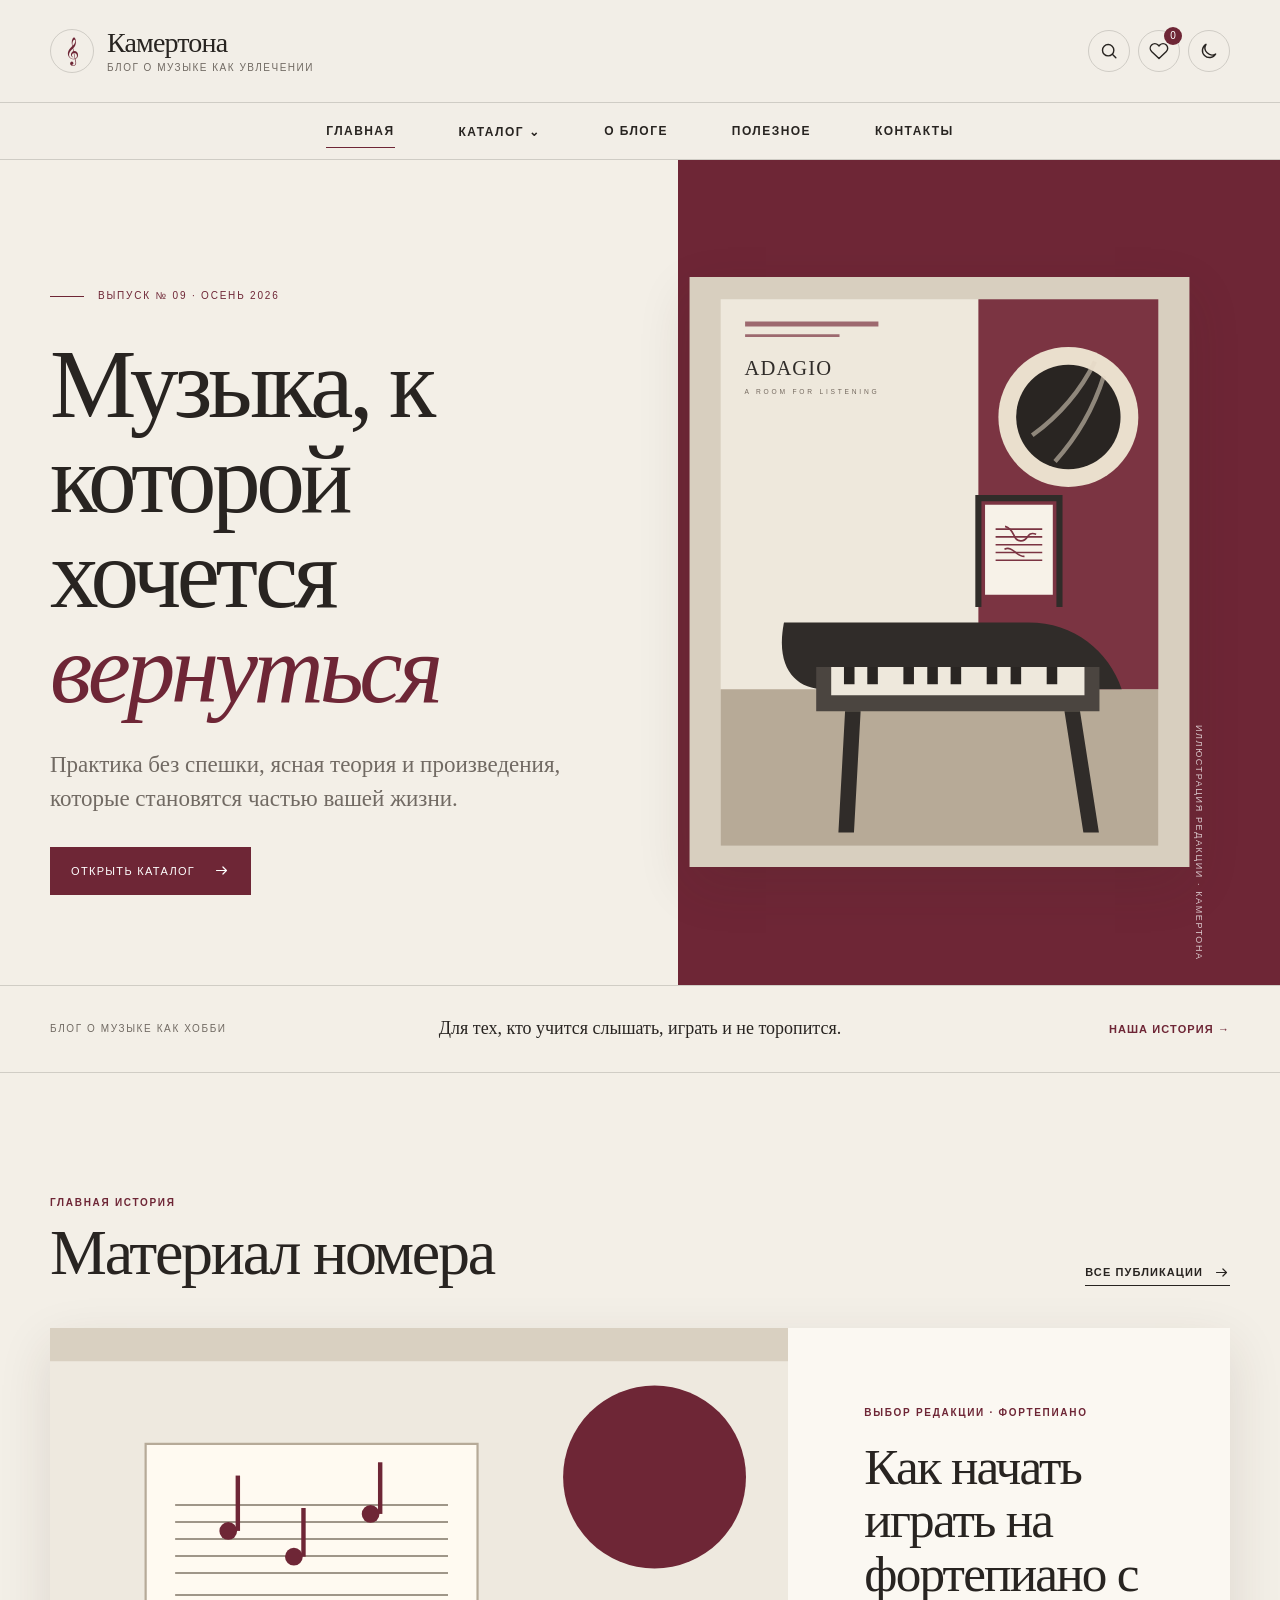
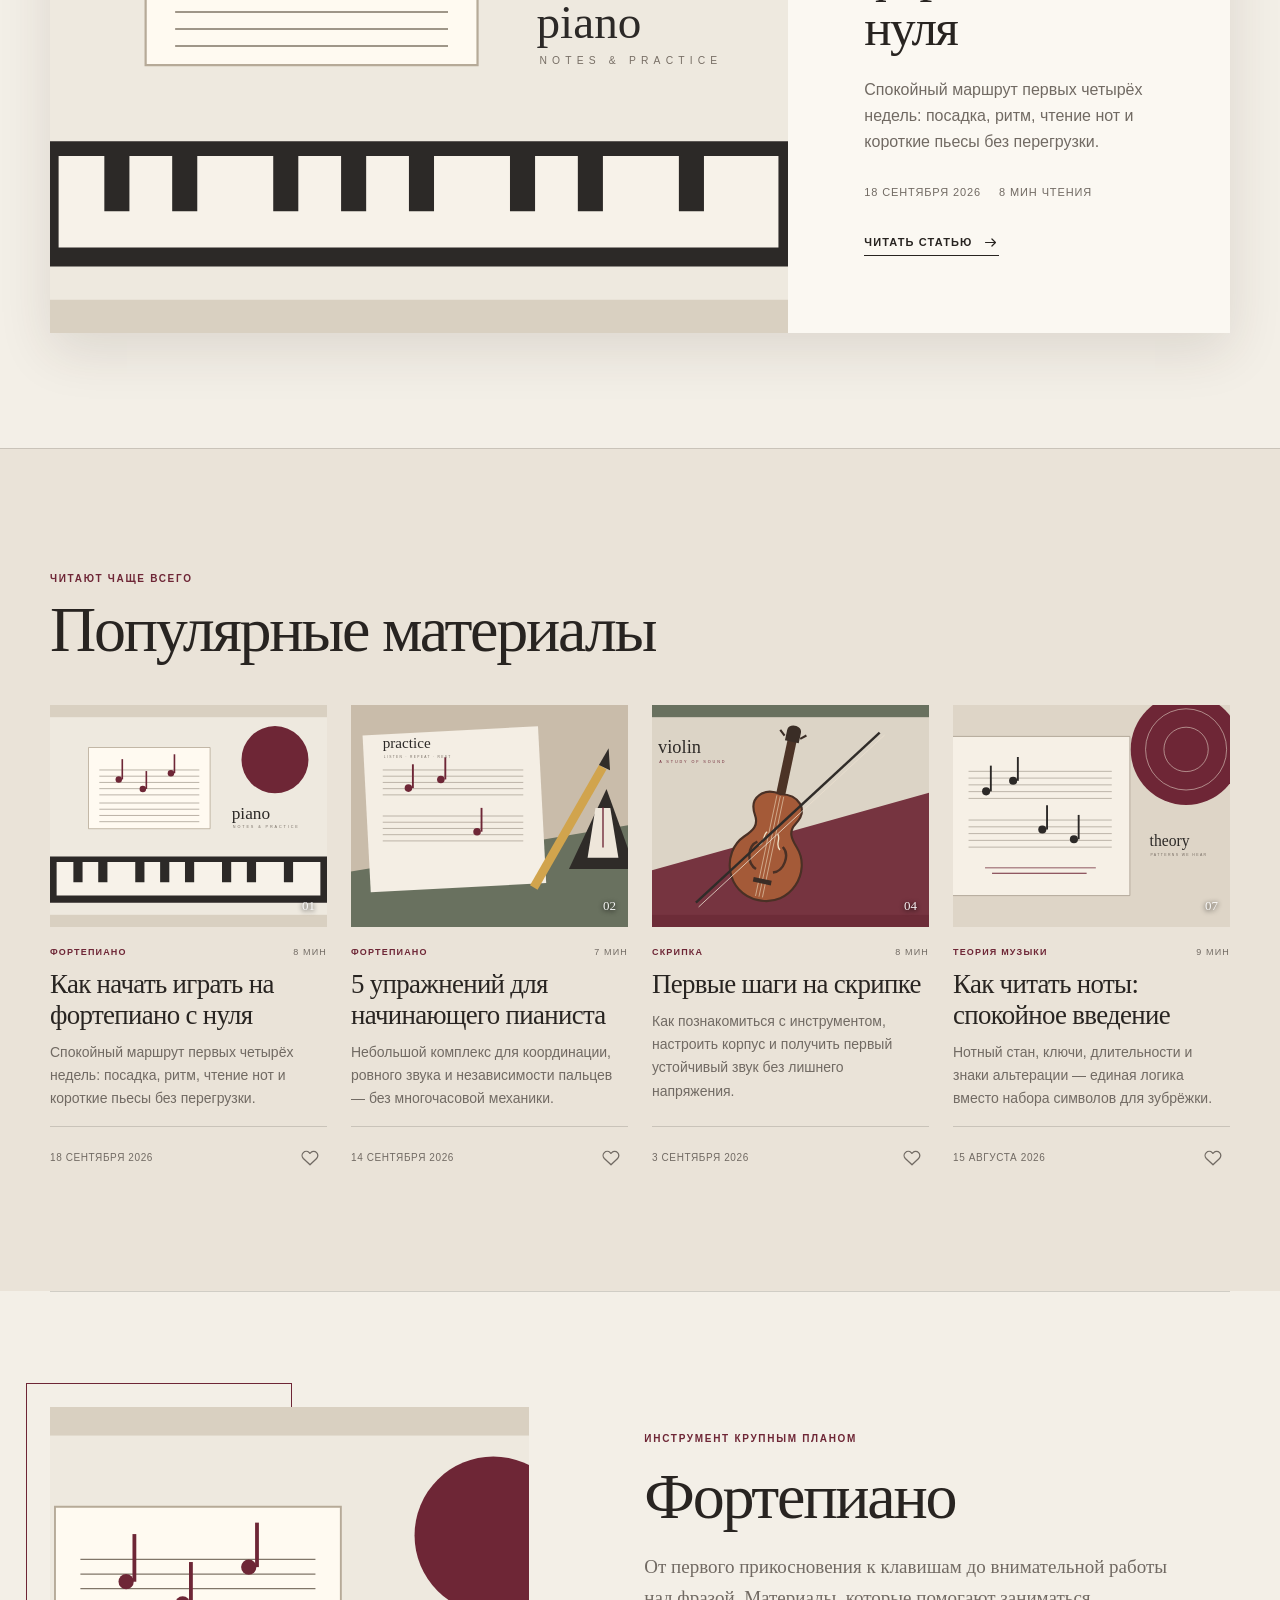
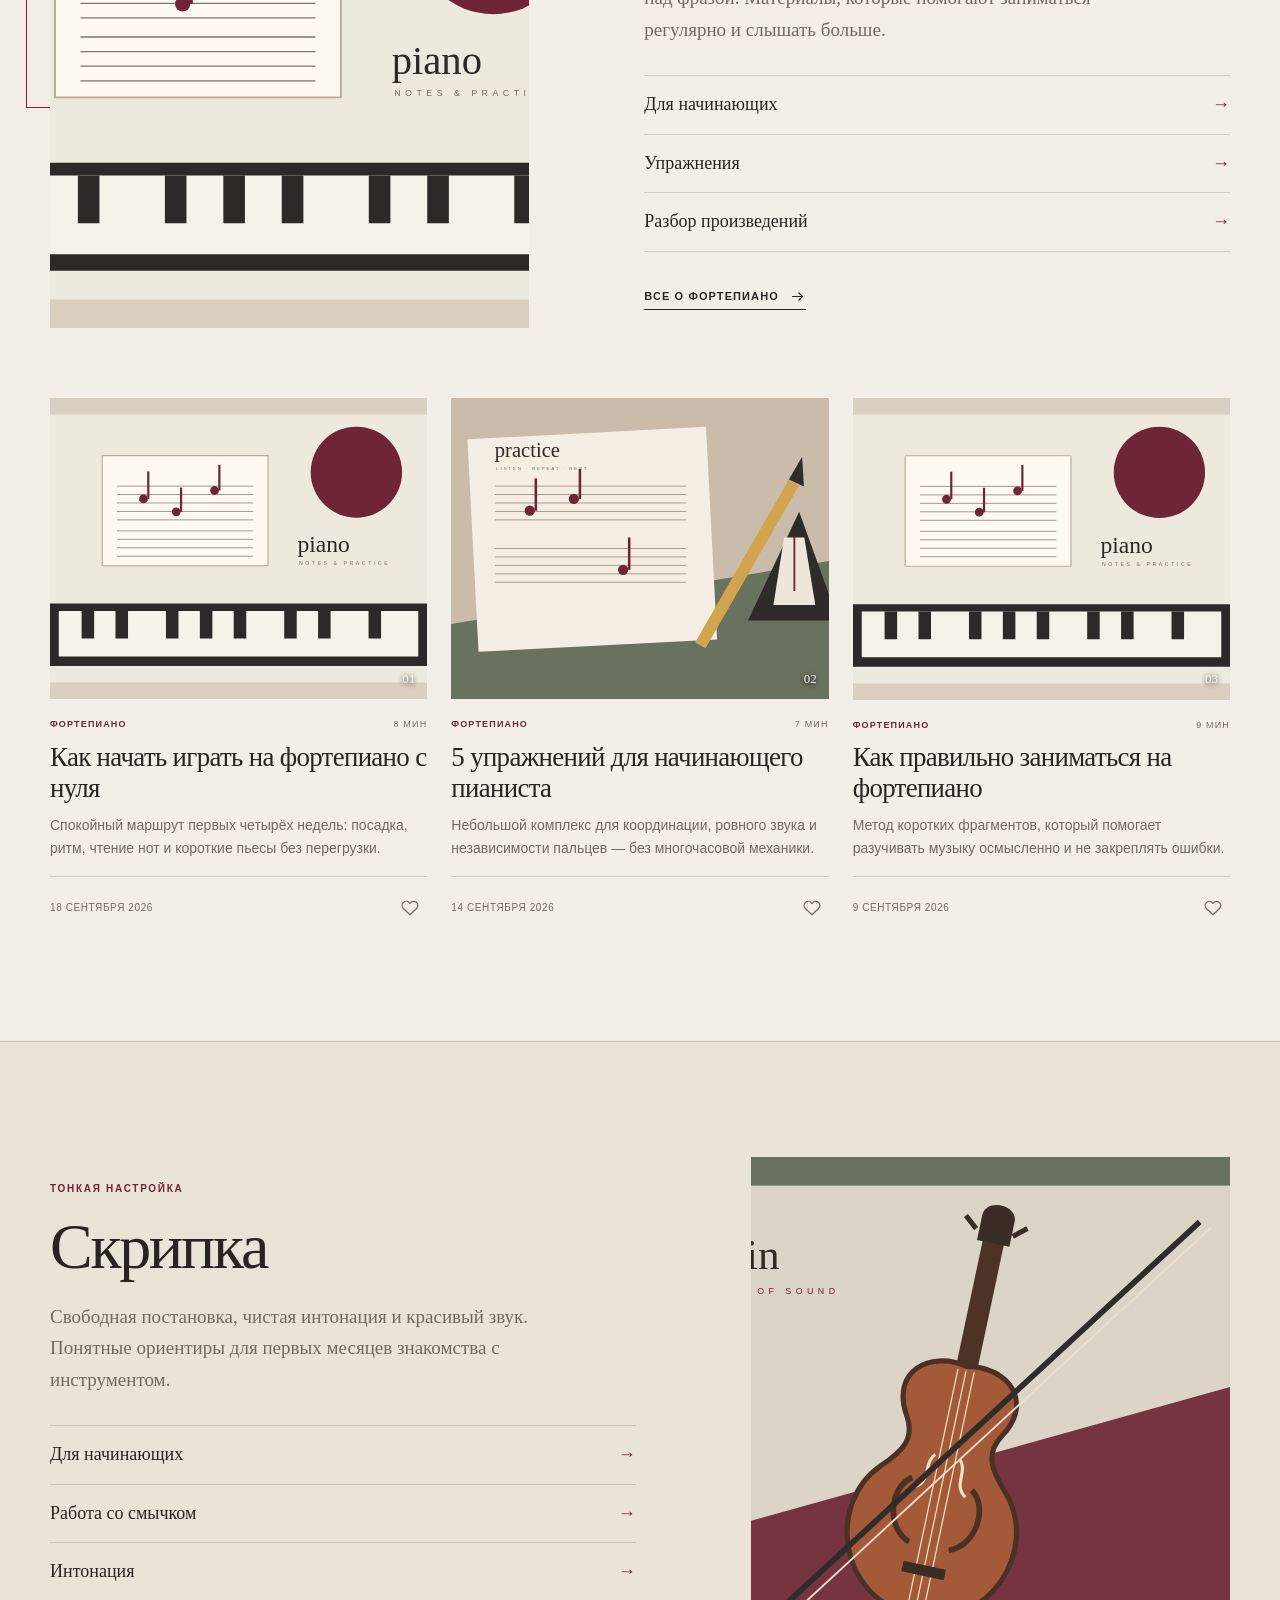
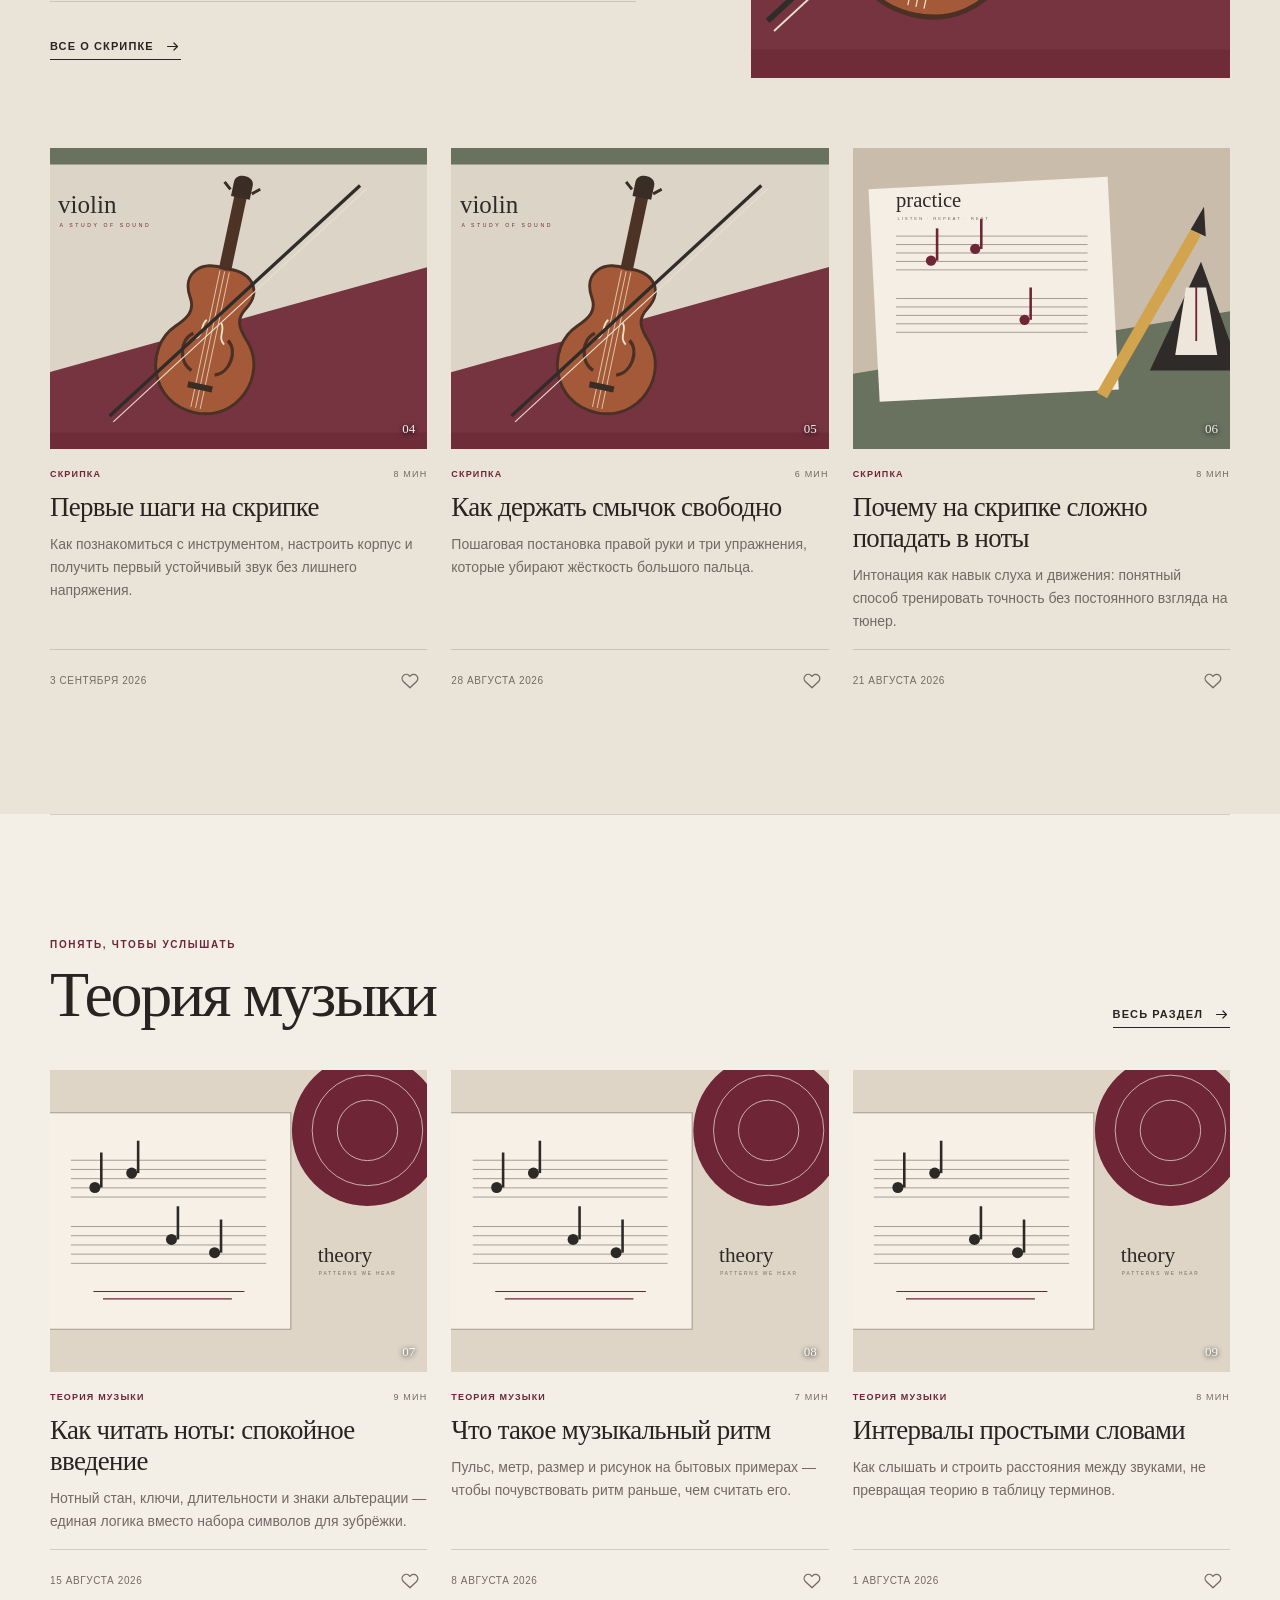
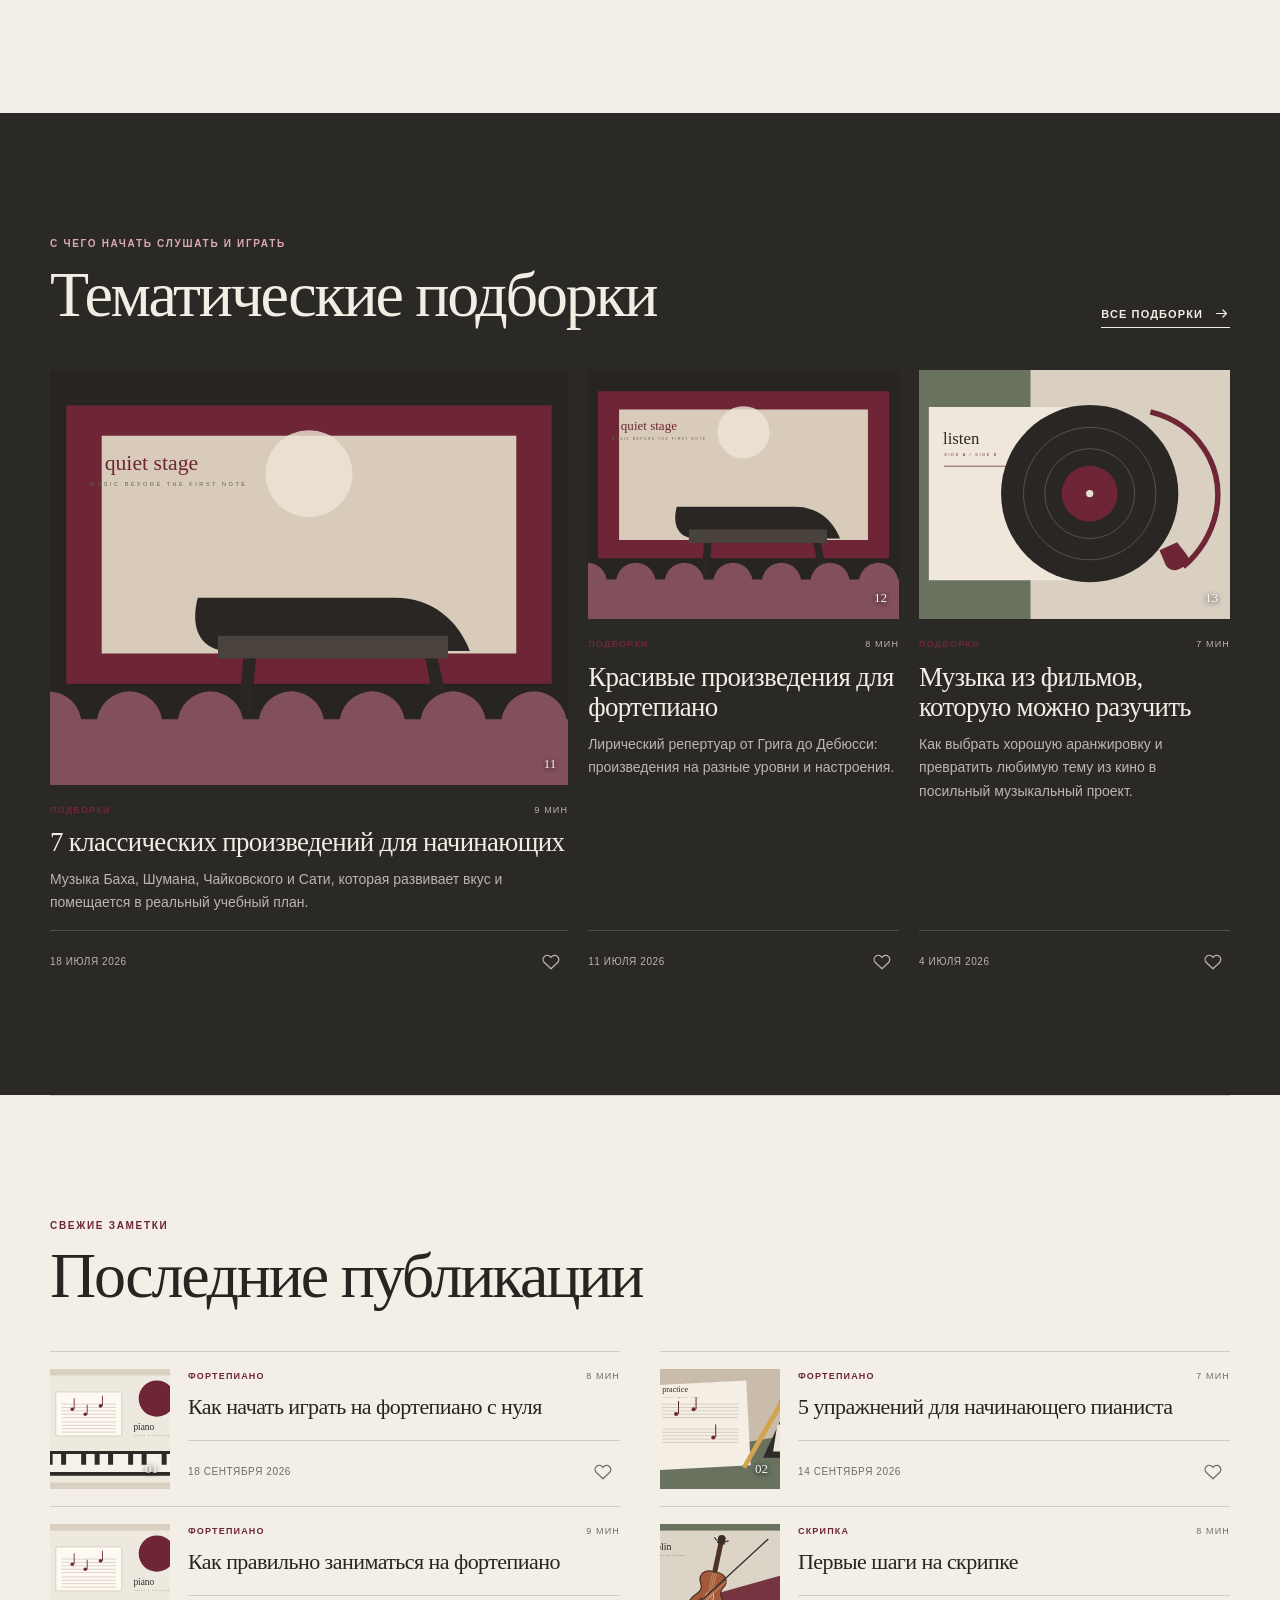
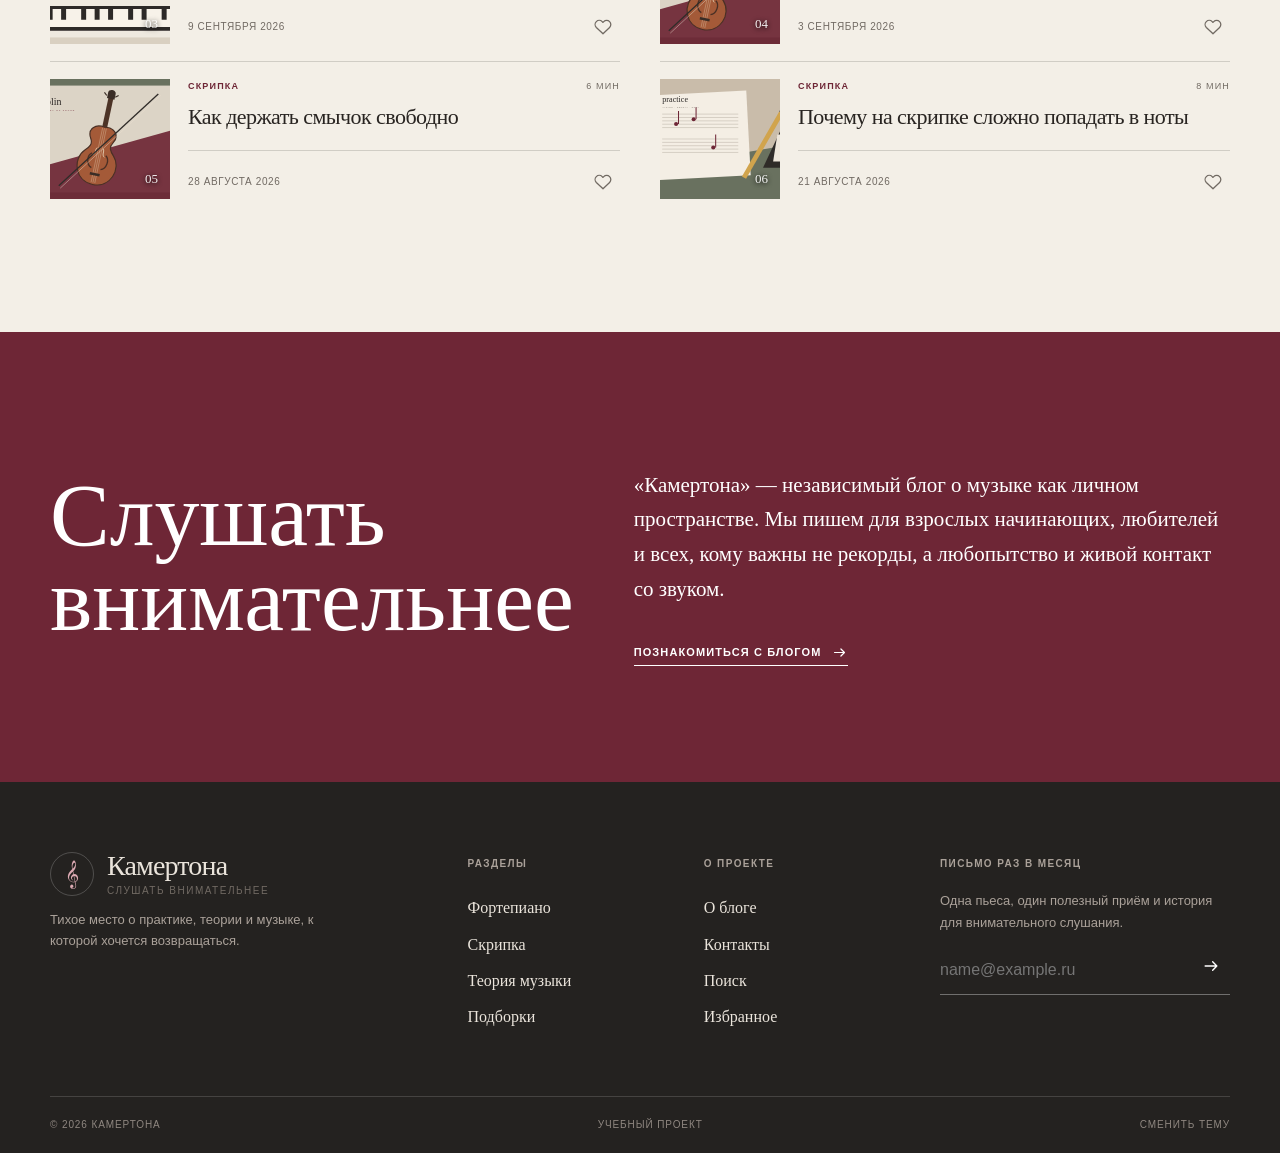
<file: index.html>
<!doctype html>
<html lang="ru">
  <head>
    <meta charset="UTF-8" />
    <meta name="viewport" content="width=device-width, initial-scale=1.0" />
    <title>Камертона — уютный блог о музыке, инструментах и практике</title>
    <meta
      name="description"
      content="Музыкальный блог для тех, кто учится играть на фортепиано и скрипке, изучает теорию и ищет произведения для разучивания."
    />
    <meta
      name="keywords"
      content="музыкальный блог, фортепиано, скрипка, теория музыки, произведения для начинающих"
    />
    <meta name="author" content="Ангелина" />
    <meta property="og:title" content="Камертона — блог о музыке как увлечении" />
    <meta
      property="og:description"
      content="Практика, теория и музыка, к которой хочется возвращаться."
    />
    <meta property="og:type" content="website" />
    <meta property="og:image" content="images/hero.svg" />
    <link rel="icon" href="images/theory.svg" type="image/svg+xml" />
    <link rel="stylesheet" href="css/style.css" />
    <script type="application/ld+json">
      {
        "@context": "https://schema.org",
        "@type": "Blog",
        "name": "Камертона",
        "description": "Блог о музыке как увлечении",
        "inLanguage": "ru-RU",
        "author": { "@type": "Person", "name": "Ангелина" }
      }
    </script>
    <script src="js/data.js" defer></script>
    <script src="js/script.js" defer></script>
  </head>
  <body data-page="home">
    <div data-site-header></div>
    <main id="main">
      <section class="hero">
        <div class="container hero-inner">
          <div class="hero-copy">
            <div class="issue-label">Выпуск № 09 · Осень 2026</div>
            <h1>
              Музыка, к которой хочется
              <em>вернуться</em>
            </h1>
            <p>
              Практика без спешки, ясная теория и произведения, которые становятся частью вашей
              жизни.
            </p>
            <a class="primary-link" href="catalog.html">
              Открыть каталог
              <svg viewBox="0 0 24 24" aria-hidden="true">
                <path d="M5 12h14M14 7l5 5-5 5"></path>
              </svg>
            </a>
          </div>
          <div class="hero-visual">
            <img src="images/hero.svg" alt="Рояль в камерном интерьере с нотами" />
            <span class="hero-caption">Иллюстрация редакции · Камертона</span>
          </div>
        </div>
      </section>

      <div class="intro-strip">
        <div class="container">
          <span>Блог о музыке как хобби</span>
          <p>Для тех, кто учится слышать, играть и не торопится.</p>
          <a href="about.html">Наша история →</a>
        </div>
      </div>

      <section class="section container" aria-labelledby="featured-title">
        <div class="section-heading">
          <div>
            <span class="eyebrow">Главная история</span>
            <h2 id="featured-title">Материал номера</h2>
          </div>
          <a class="arrow-link" href="catalog.html">
            Все публикации
            <svg viewBox="0 0 24 24" aria-hidden="true">
              <path d="M5 12h14M14 7l5 5-5 5"></path>
            </svg>
          </a>
        </div>
        <div data-featured></div>
      </section>

      <section class="section section-tinted">
        <div class="container">
          <div class="section-heading">
            <div>
              <span class="eyebrow">Читают чаще всего</span>
              <h2>Популярные материалы</h2>
            </div>
          </div>
          <div class="card-grid four-columns" data-grid="popular"></div>
        </div>
      </section>

      <section class="section container">
        <div class="editorial-pair">
          <div class="editorial-image">
            <img src="images/piano.svg" alt="Клавиши фортепиано и открытые ноты" loading="lazy" />
          </div>
          <div class="editorial-copy">
            <span class="eyebrow">Инструмент крупным планом</span>
            <h2>Фортепиано</h2>
            <p>
              От первого прикосновения к клавишам до внимательной работы над фразой. Материалы,
              которые помогают заниматься регулярно и слышать больше.
            </p>
            <div class="editorial-links">
              <a href="catalog.html?category=Фортепиано">Для начинающих</a>
              <a href="catalog.html?category=Фортепиано">Упражнения</a>
              <a href="catalog.html?category=Фортепиано">Разбор произведений</a>
            </div>
            <a class="arrow-link" href="catalog.html?category=Фортепиано">
              Все о фортепиано
              <svg viewBox="0 0 24 24" aria-hidden="true">
                <path d="M5 12h14M14 7l5 5-5 5"></path>
              </svg>
            </a>
          </div>
        </div>
        <div class="card-grid" data-grid="piano" style="margin-top: 70px"></div>
      </section>

      <section class="section section-tinted">
        <div class="container">
          <div class="editorial-pair reverse">
            <div class="editorial-image">
              <img
                src="images/violin.svg"
                alt="Скрипка и смычок на спокойном фоне"
                loading="lazy"
              />
            </div>
            <div class="editorial-copy">
              <span class="eyebrow">Тонкая настройка</span>
              <h2>Скрипка</h2>
              <p>
                Свободная постановка, чистая интонация и красивый звук. Понятные ориентиры для
                первых месяцев знакомства с инструментом.
              </p>
              <div class="editorial-links">
                <a href="catalog.html?category=Скрипка">Для начинающих</a>
                <a href="catalog.html?category=Скрипка">Работа со смычком</a>
                <a href="catalog.html?category=Скрипка">Интонация</a>
              </div>
              <a class="arrow-link" href="catalog.html?category=Скрипка">
                Все о скрипке
                <svg viewBox="0 0 24 24" aria-hidden="true">
                  <path d="M5 12h14M14 7l5 5-5 5"></path>
                </svg>
              </a>
            </div>
          </div>
          <div class="card-grid" data-grid="violin" style="margin-top: 70px"></div>
        </div>
      </section>

      <section class="section container">
        <div class="section-heading">
          <div>
            <span class="eyebrow">Понять, чтобы услышать</span>
            <h2>Теория музыки</h2>
          </div>
          <a class="arrow-link" href="catalog.html?category=Теория%20музыки">
            Весь раздел
            <svg viewBox="0 0 24 24" aria-hidden="true">
              <path d="M5 12h14M14 7l5 5-5 5"></path>
            </svg>
          </a>
        </div>
        <div class="card-grid" data-grid="theory"></div>
      </section>

      <section class="section section-dark">
        <div class="container">
          <div class="section-heading">
            <div>
              <span class="eyebrow">С чего начать слушать и играть</span>
              <h2>Тематические подборки</h2>
            </div>
            <a class="arrow-link" href="catalog.html?category=Подборки">
              Все подборки
              <svg viewBox="0 0 24 24" aria-hidden="true">
                <path d="M5 12h14M14 7l5 5-5 5"></path>
              </svg>
            </a>
          </div>
          <div class="collection-grid" data-grid="collections"></div>
        </div>
      </section>

      <section class="section container">
        <div class="section-heading">
          <div>
            <span class="eyebrow">Свежие заметки</span>
            <h2>Последние публикации</h2>
          </div>
        </div>
        <div class="latest-grid" data-grid="latest"></div>
      </section>

      <section class="about-band">
        <div class="container">
          <h2>
            Слушать
            <br />
            внимательнее
          </h2>
          <div>
            <p>
              «Камертона» — независимый блог о музыке как личном пространстве. Мы пишем для взрослых
              начинающих, любителей и всех, кому важны не рекорды, а любопытство и живой контакт со
              звуком.
            </p>
            <a class="arrow-link" href="about.html">
              Познакомиться с блогом
              <svg viewBox="0 0 24 24" aria-hidden="true">
                <path d="M5 12h14M14 7l5 5-5 5"></path>
              </svg>
            </a>
          </div>
        </div>
      </section>
    </main>
    <div data-site-footer></div>
    <noscript>
      <p style="padding: 2rem; text-align: center">
        Для поиска, фильтров и избранного включите JavaScript. Статьи и основная навигация доступны
        без него.
      </p>
    </noscript>
  </body>
</html>
</file>
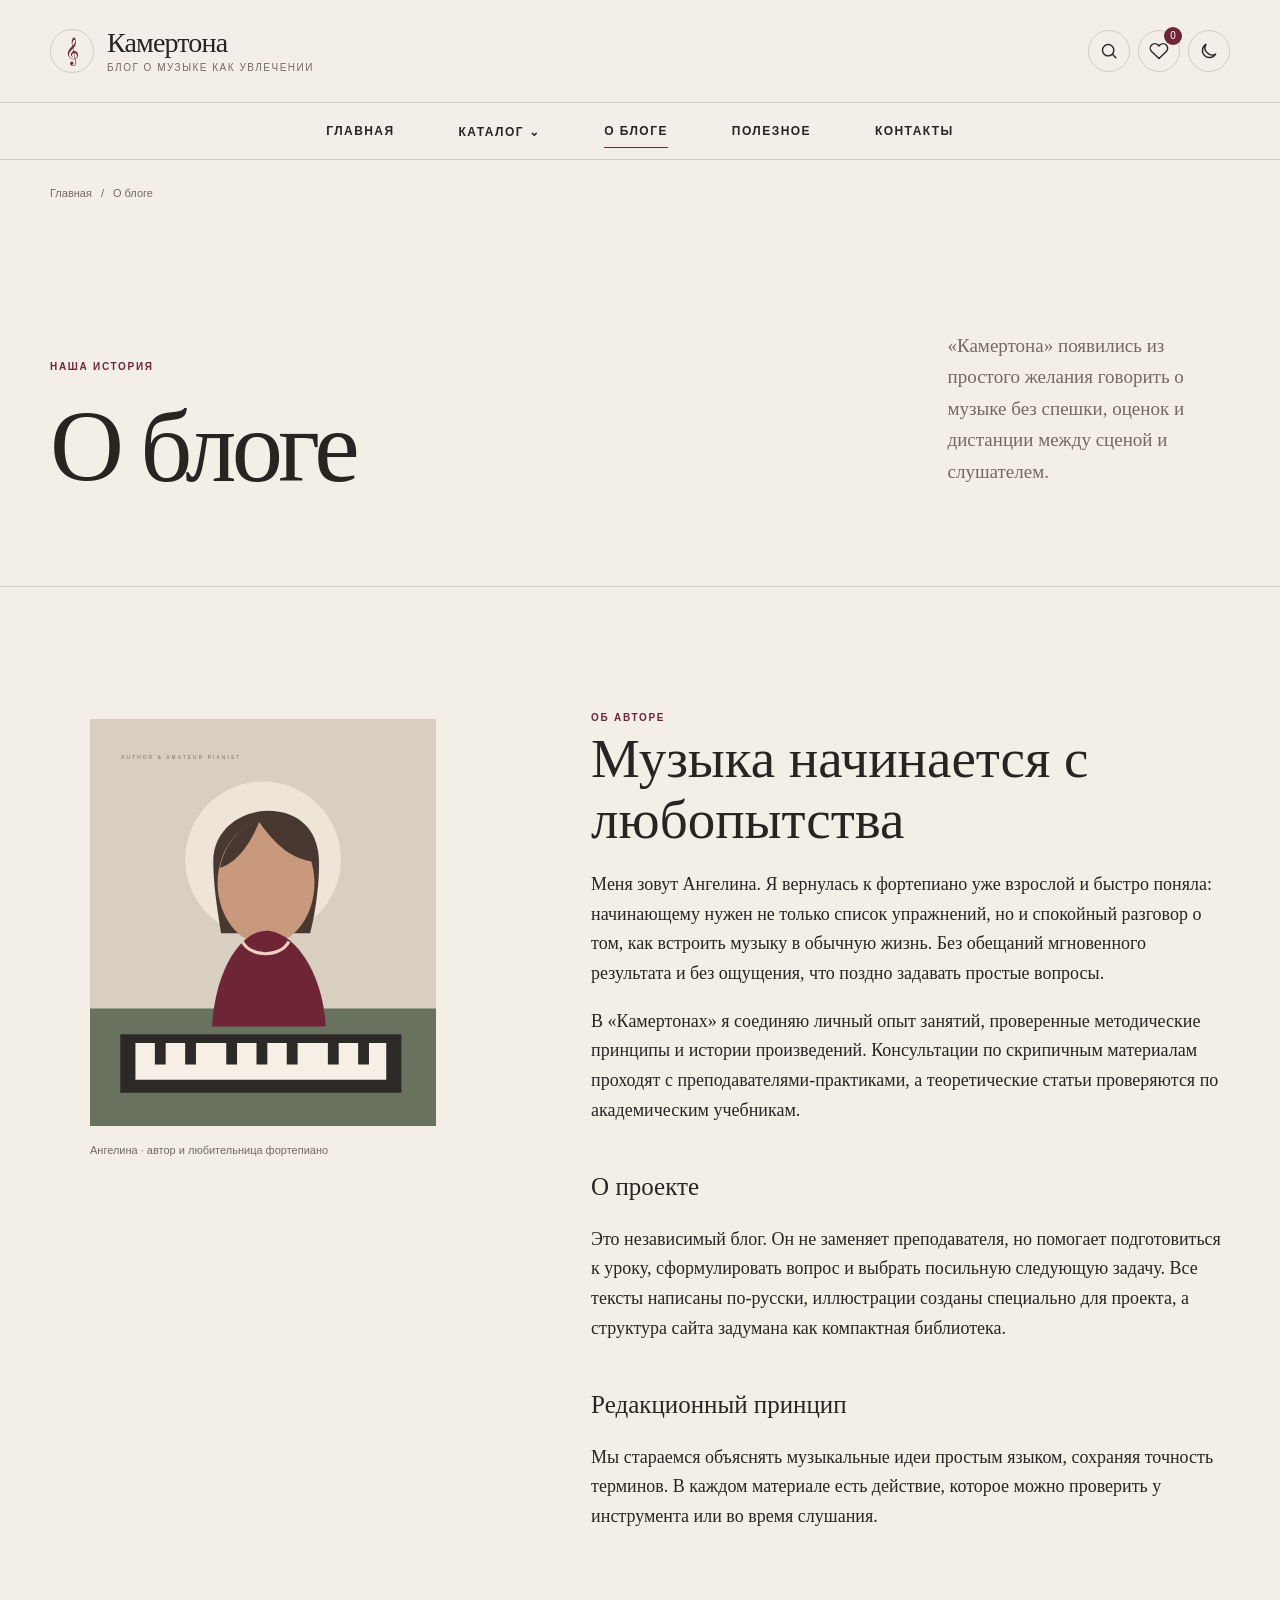
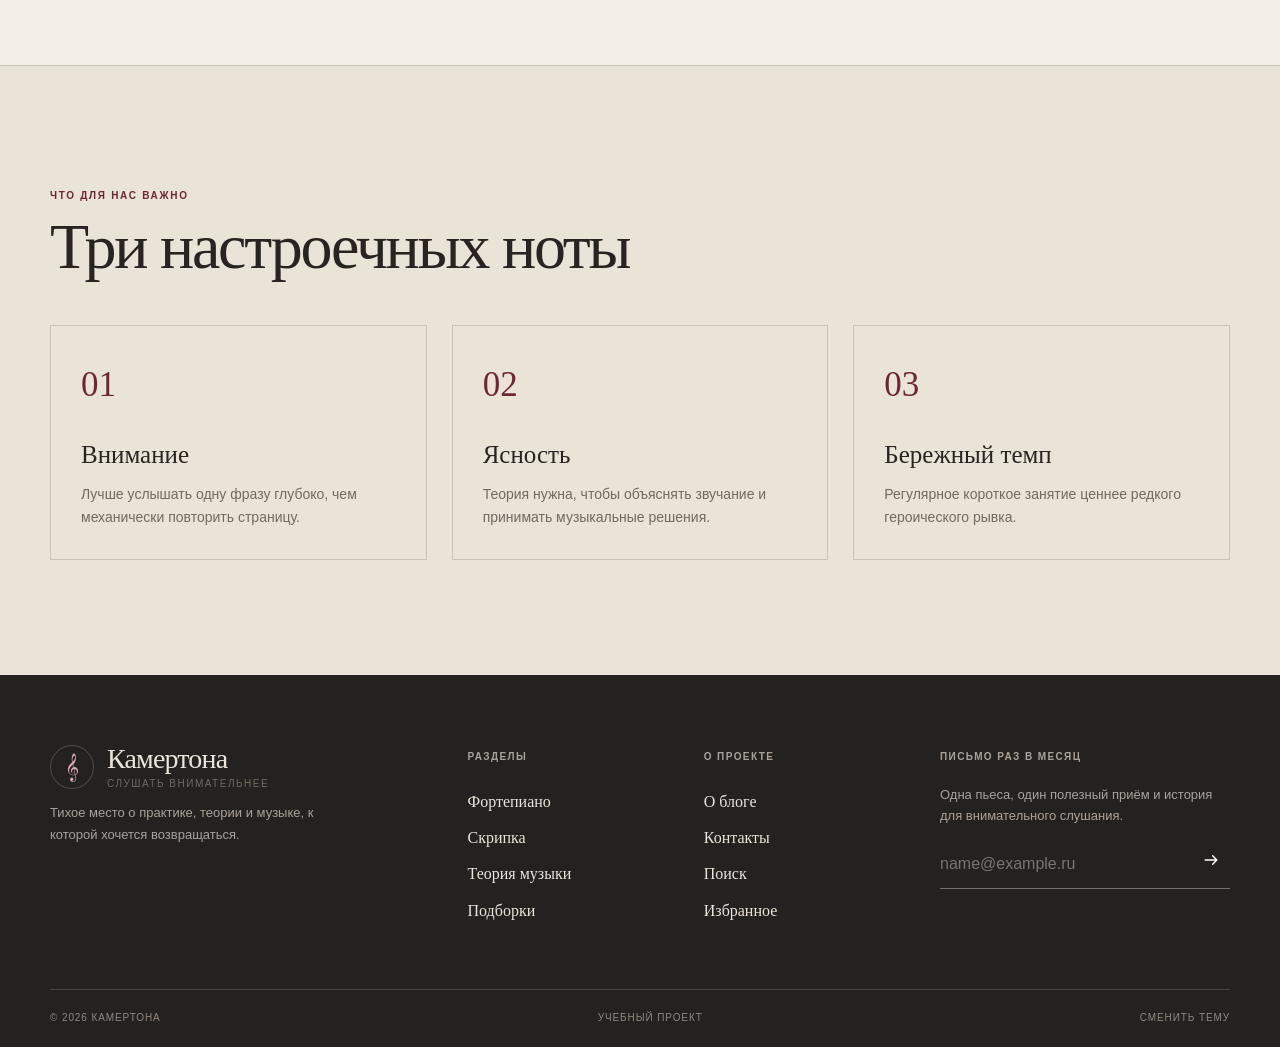
<file: about.html>
<!doctype html>
<html lang="ru">
  <head>
    <meta charset="UTF-8" />
    <meta name="viewport" content="width=device-width, initial-scale=1.0" />
    <title>О блоге и авторе — Камертона</title>
    <meta
      name="description"
      content="История музыкального блога Камертона и его автора Анны Левиной: спокойная практика, ясная теория и внимательное слушание."
    />
    <link rel="icon" href="images/theory.svg" type="image/svg+xml" />
    <link rel="stylesheet" href="css/style.css" />
    <script src="js/data.js" defer></script>
    <script src="js/script.js" defer></script>
  </head>
  <body data-page="about">
    <div data-site-header></div>
    <main id="main">
      <nav class="breadcrumbs container" aria-label="Хлебные крошки">
        <a href="index.html">Главная</a>
        <span>/</span>
        <span aria-current="page">О блоге</span>
      </nav>
      <header class="page-hero">
        <div class="container page-hero-inner">
          <div>
            <span class="eyebrow">Наша история</span>
            <h1>О блоге</h1>
          </div>
          <p>
            «Камертона» появились из простого желания говорить о музыке без спешки, оценок и
            дистанции между сценой и слушателем.
          </p>
        </div>
      </header>
      <section class="section container">
        <div class="prose-grid">
          <figure class="portrait-card">
            <img src="images/author.svg" alt="Ангелина автор блога, у фортепиано" />
            <figcaption>Ангелина · автор и любительница фортепиано</figcaption>
          </figure>
          <div class="prose">
            <span class="eyebrow">Об авторе</span>
            <h2>Музыка начинается с любопытства</h2>
            <p>
              Меня зовут Ангелина. Я вернулась к фортепиано уже взрослой и быстро поняла:
              начинающему нужен не только список упражнений, но и спокойный разговор о том, как
              встроить музыку в обычную жизнь. Без обещаний мгновенного результата и без ощущения,
              что поздно задавать простые вопросы.
            </p>
            <p>
              В «Камертонах» я соединяю личный опыт занятий, проверенные методические принципы и
              истории произведений. Консультации по скрипичным материалам проходят с
              преподавателями-практиками, а теоретические статьи проверяются по академическим
              учебникам.
            </p>
            <h3>О проекте</h3>
            <p>
              Это независимый блог. Он не заменяет преподавателя, но помогает
              подготовиться к уроку, сформулировать вопрос и выбрать посильную следующую задачу. Все
              тексты написаны по-русски, иллюстрации созданы специально для проекта, а структура
              сайта задумана как компактная библиотека.
            </p>
            <h3>Редакционный принцип</h3>
            <p>
              Мы стараемся объяснять музыкальные идеи простым языком, сохраняя точность терминов. В
              каждом материале есть действие, которое можно проверить у инструмента или во время
              слушания.
            </p>
          </div>
        </div>
      </section>
      <section class="section section-tinted">
        <div class="container">
          <div class="section-heading">
            <div>
              <span class="eyebrow">Что для нас важно</span>
              <h2>Три настроечных ноты</h2>
            </div>
          </div>
          <div class="values-grid">
            <article class="value-card">
              <span>01</span>
              <h3>Внимание</h3>
              <p>Лучше услышать одну фразу глубоко, чем механически повторить страницу.</p>
            </article>
            <article class="value-card">
              <span>02</span>
              <h3>Ясность</h3>
              <p>Теория нужна, чтобы объяснять звучание и принимать музыкальные решения.</p>
            </article>
            <article class="value-card">
              <span>03</span>
              <h3>Бережный темп</h3>
              <p>Регулярное короткое занятие ценнее редкого героического рывка.</p>
            </article>
          </div>
        </div>
      </section>
    </main>
    <div data-site-footer></div>
  </body>
</html>
</file>
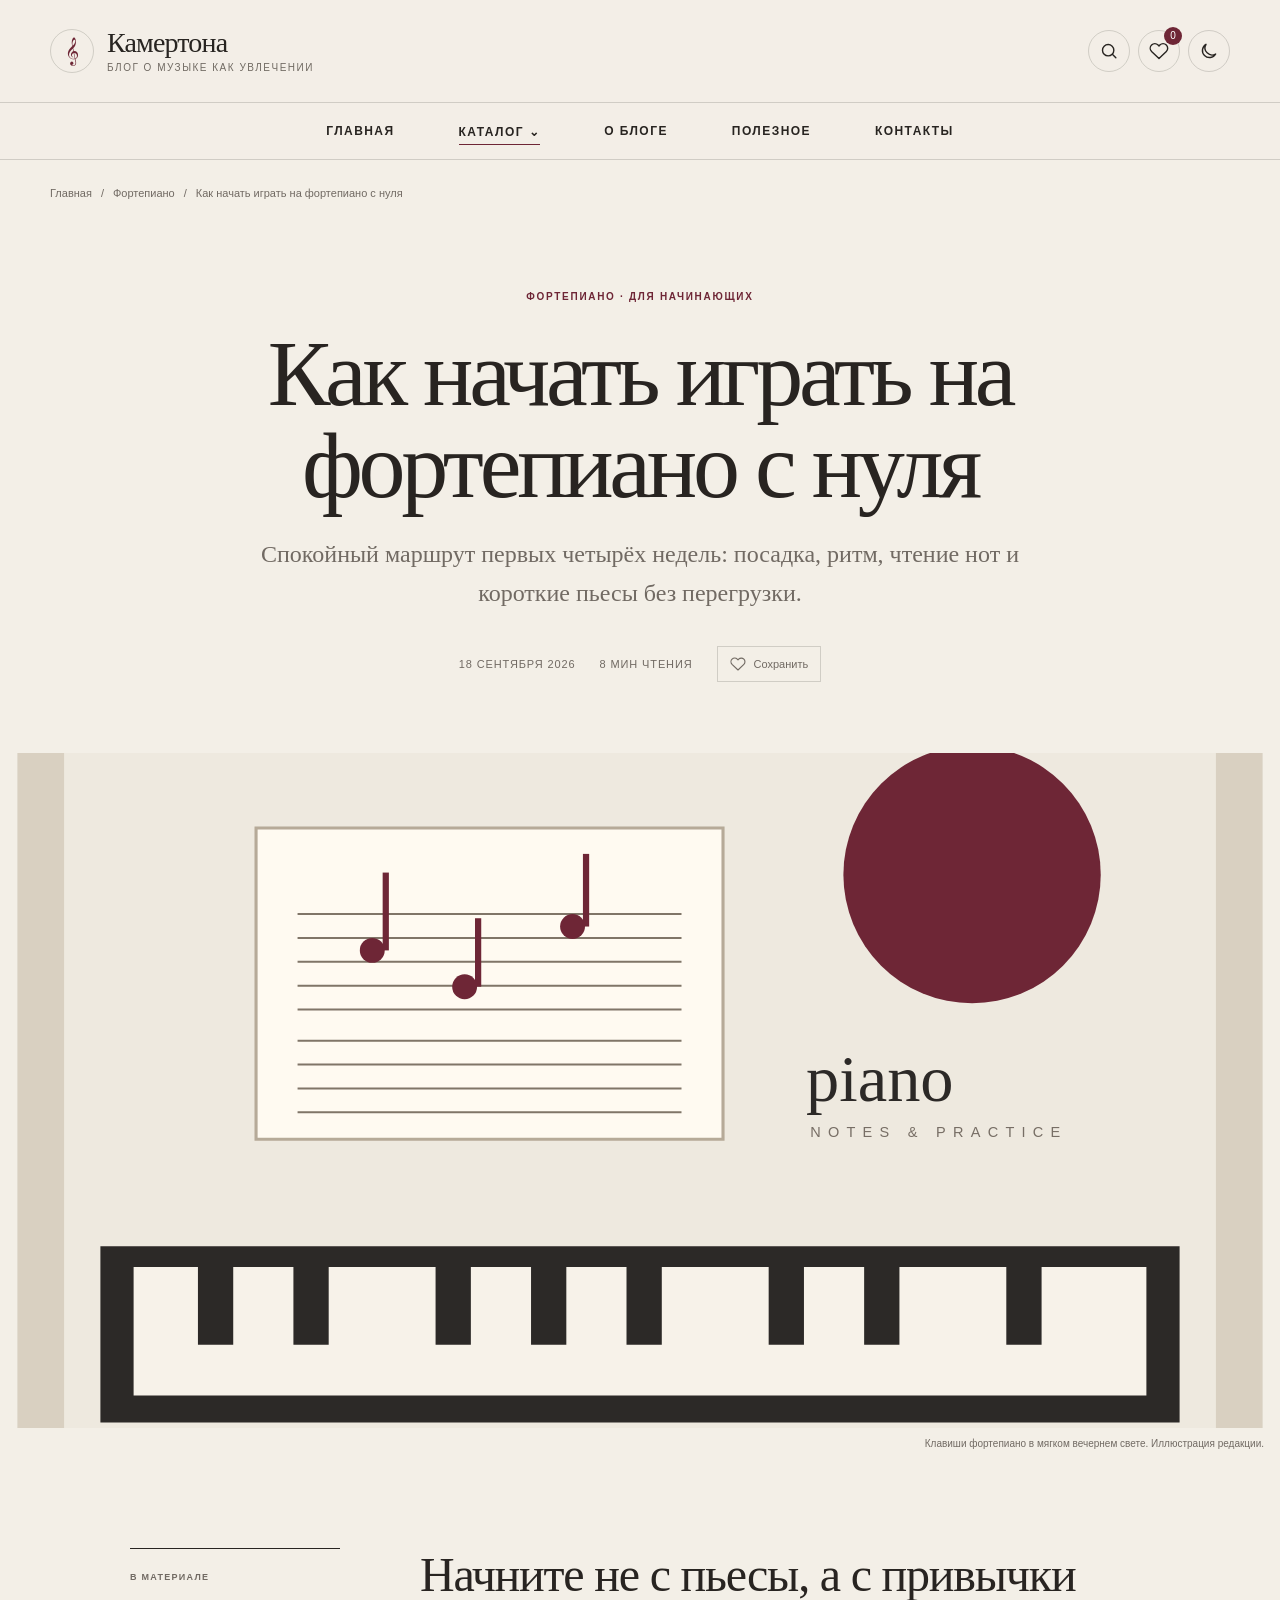
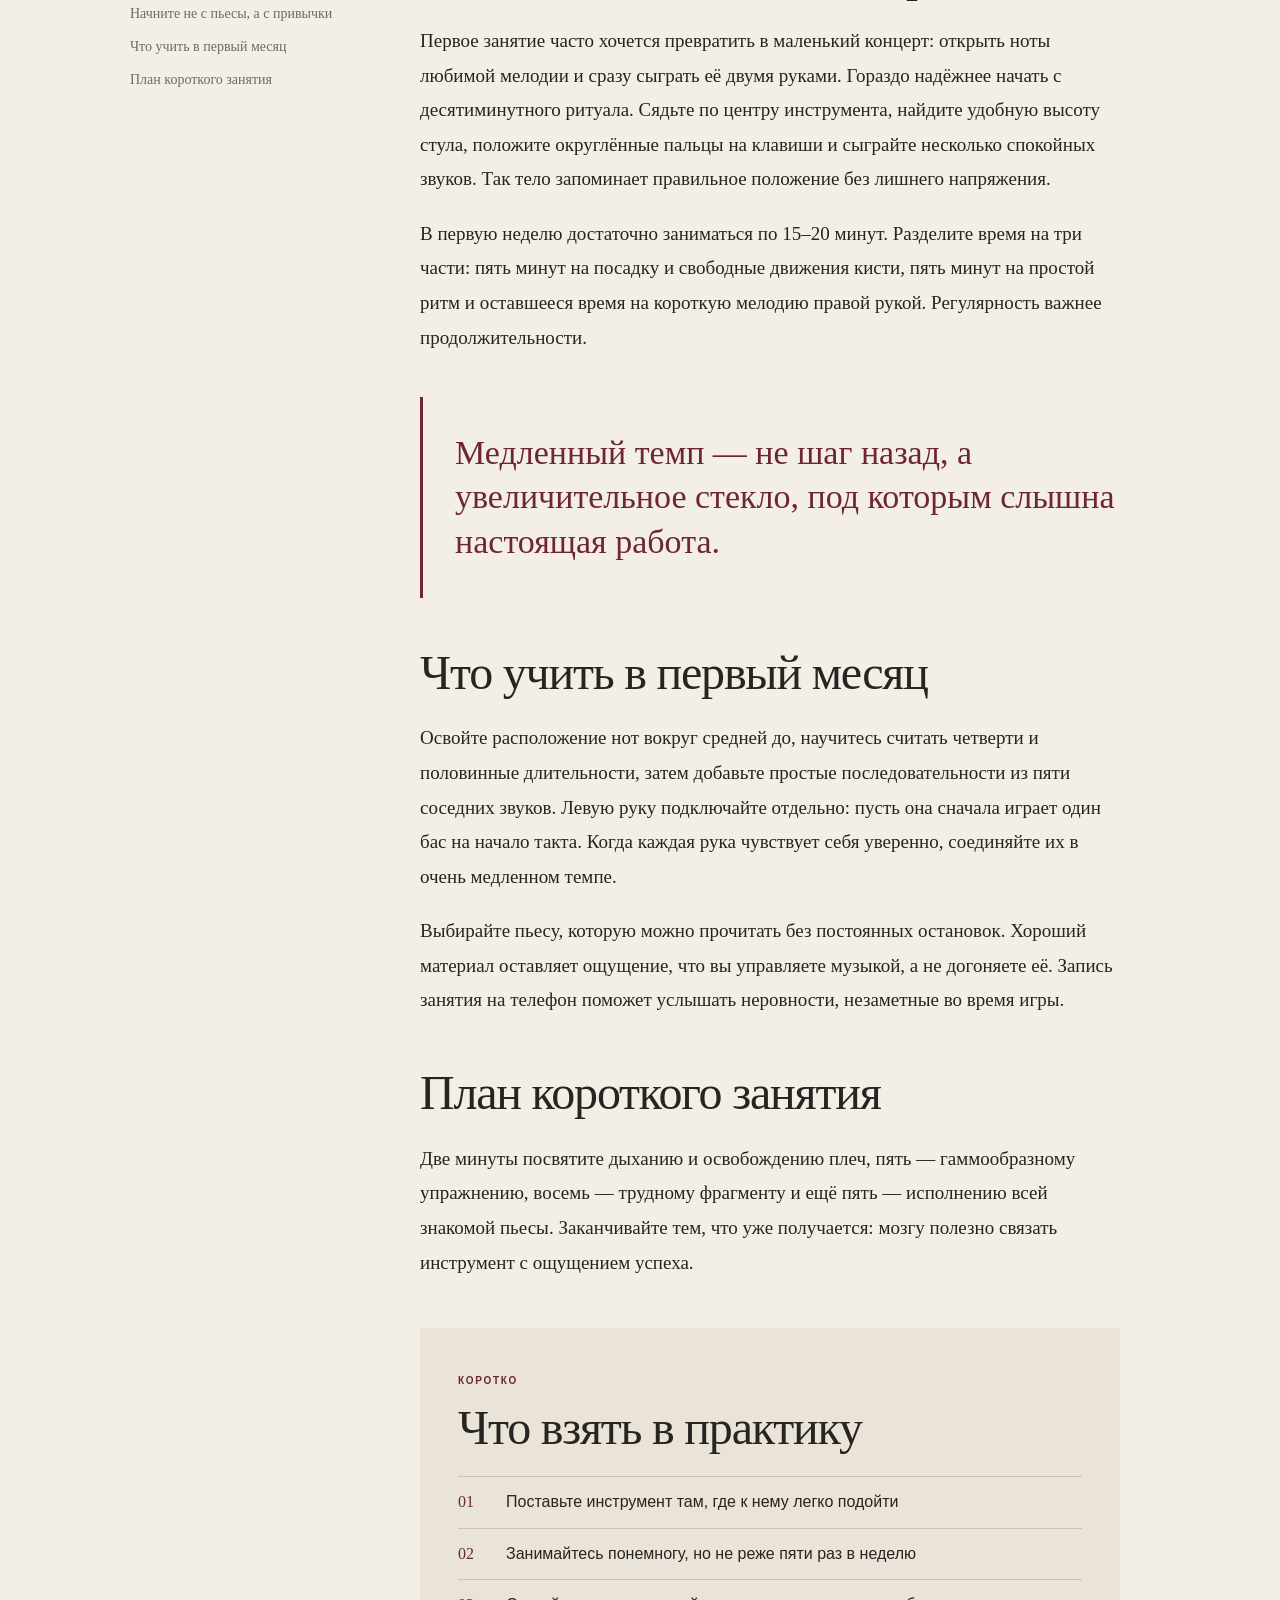
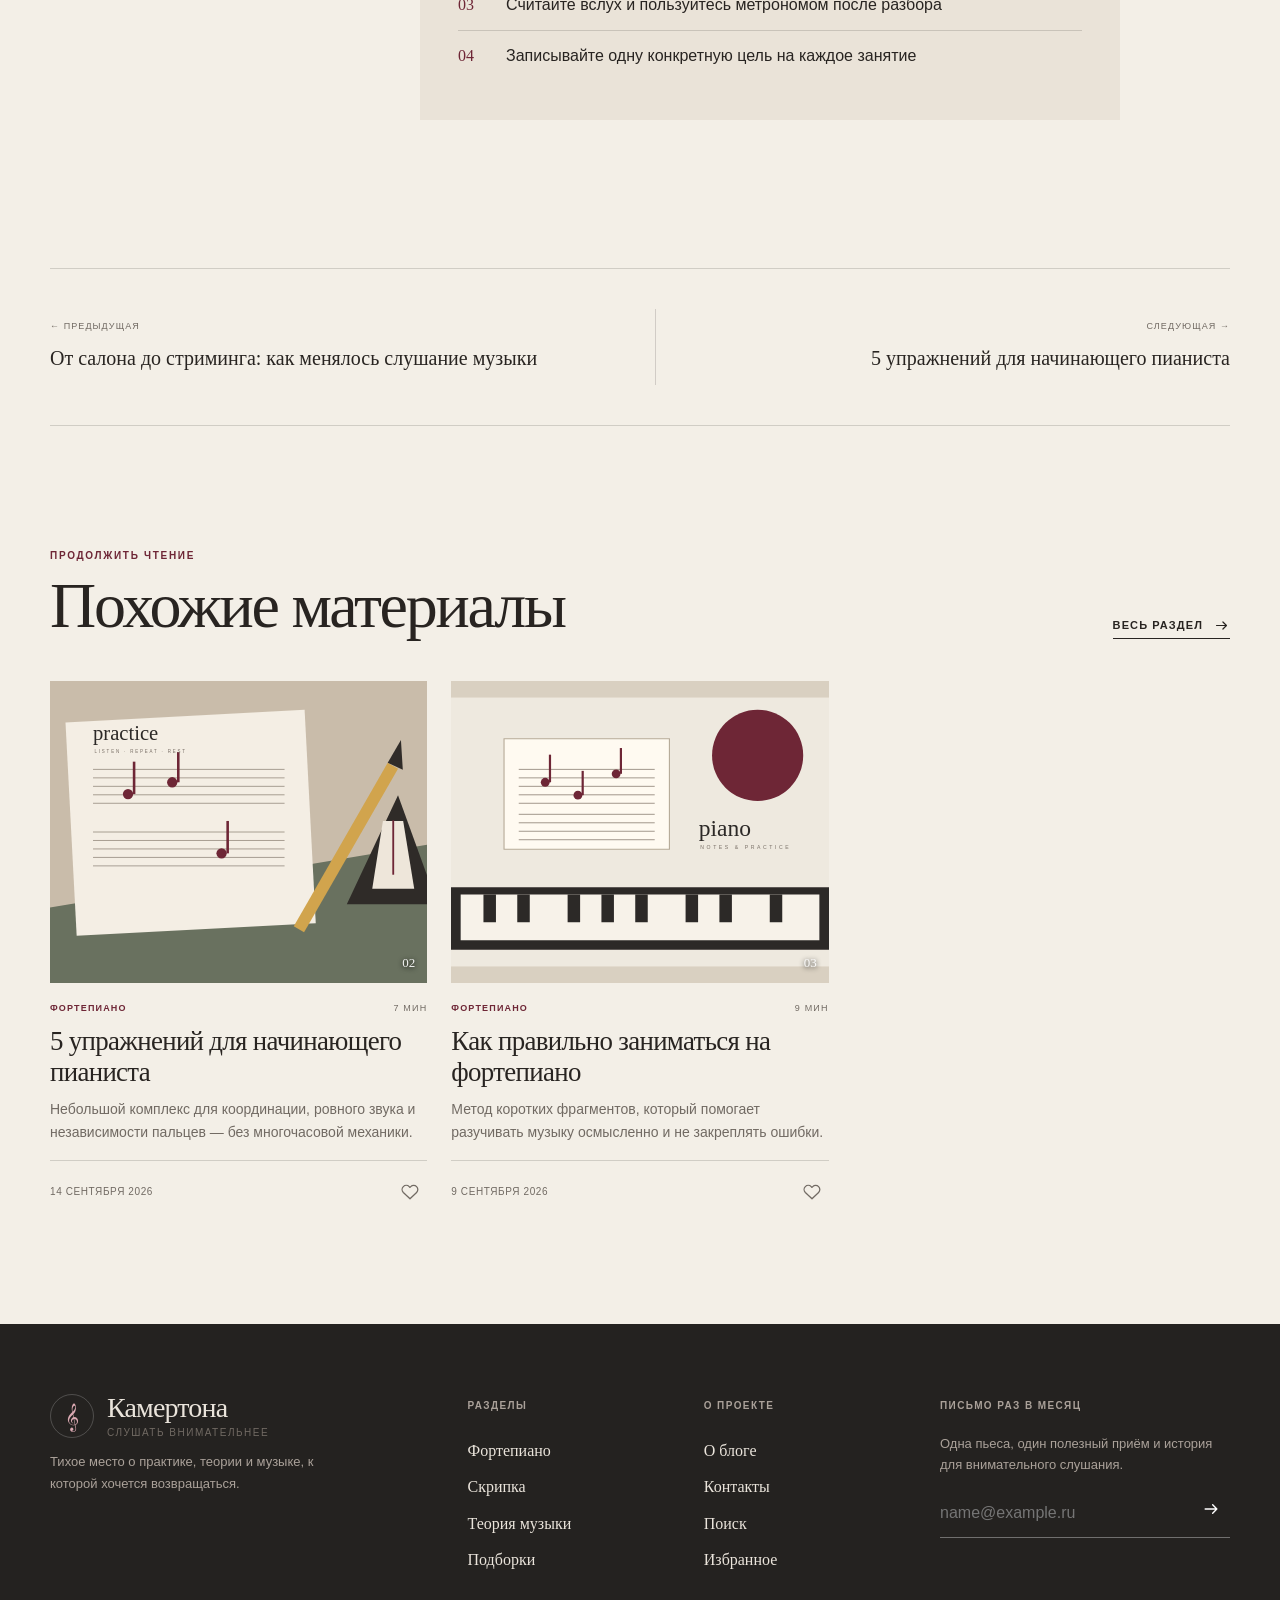
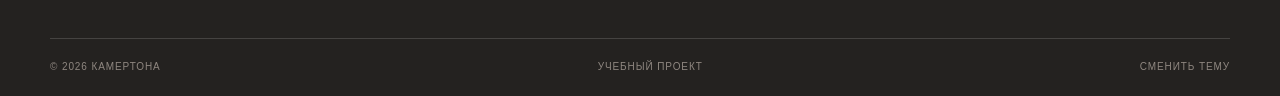
<file: article.html>
<!doctype html>
<html lang="ru">
  <head>
    <meta charset="UTF-8" />
    <meta name="viewport" content="width=device-width, initial-scale=1.0" />
    <title>Статья — Камертона</title>
    <meta
      name="description"
      content="Практический материал о музыке, занятиях и внимательном слушании в блоге Камертона."
    />
    <meta name="robots" content="index, follow" />
    <link rel="icon" href="images/theory.svg" type="image/svg+xml" />
    <link rel="stylesheet" href="css/style.css" />
    <script src="js/data.js" defer></script>
    <script src="js/script.js" defer></script>
  </head>
  <body data-page="article">
    <div data-site-header></div>
    <main id="main" data-article></main>
    <div data-site-footer></div>
  </body>
</html>
</file>
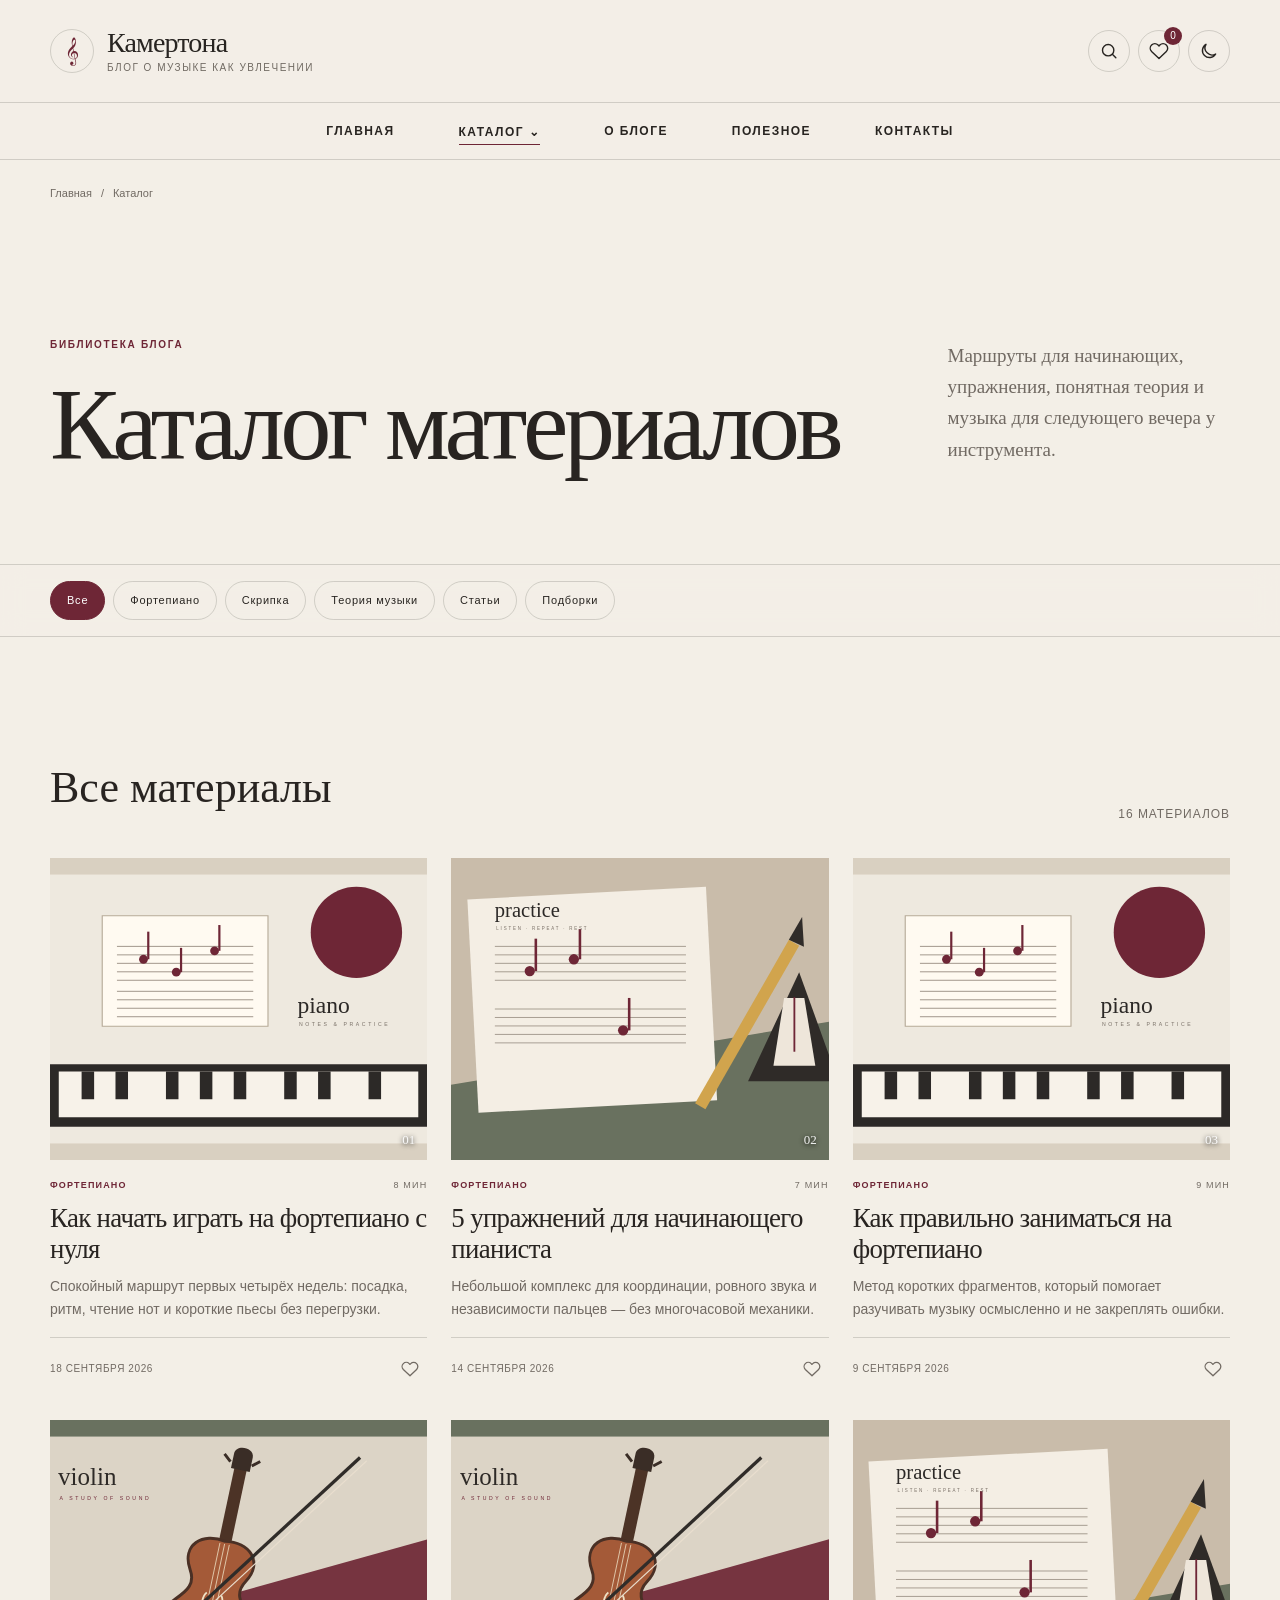
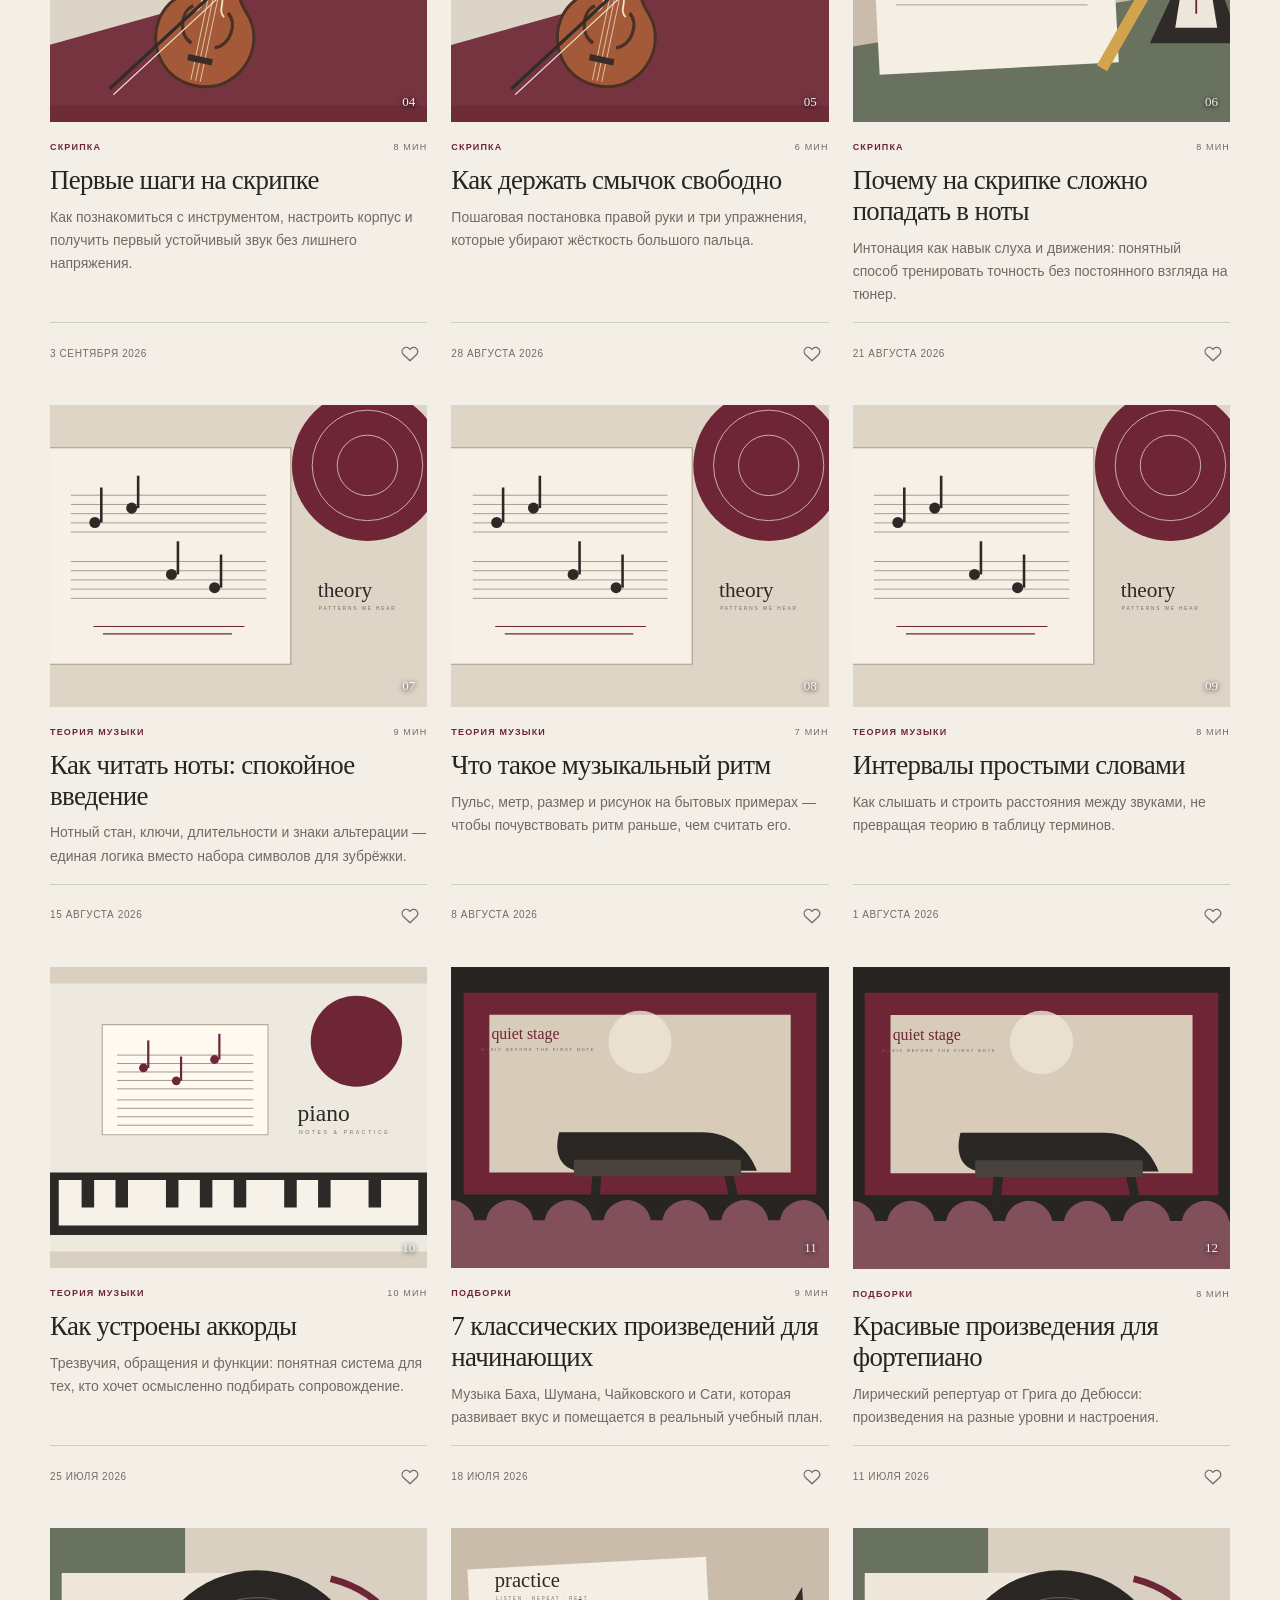
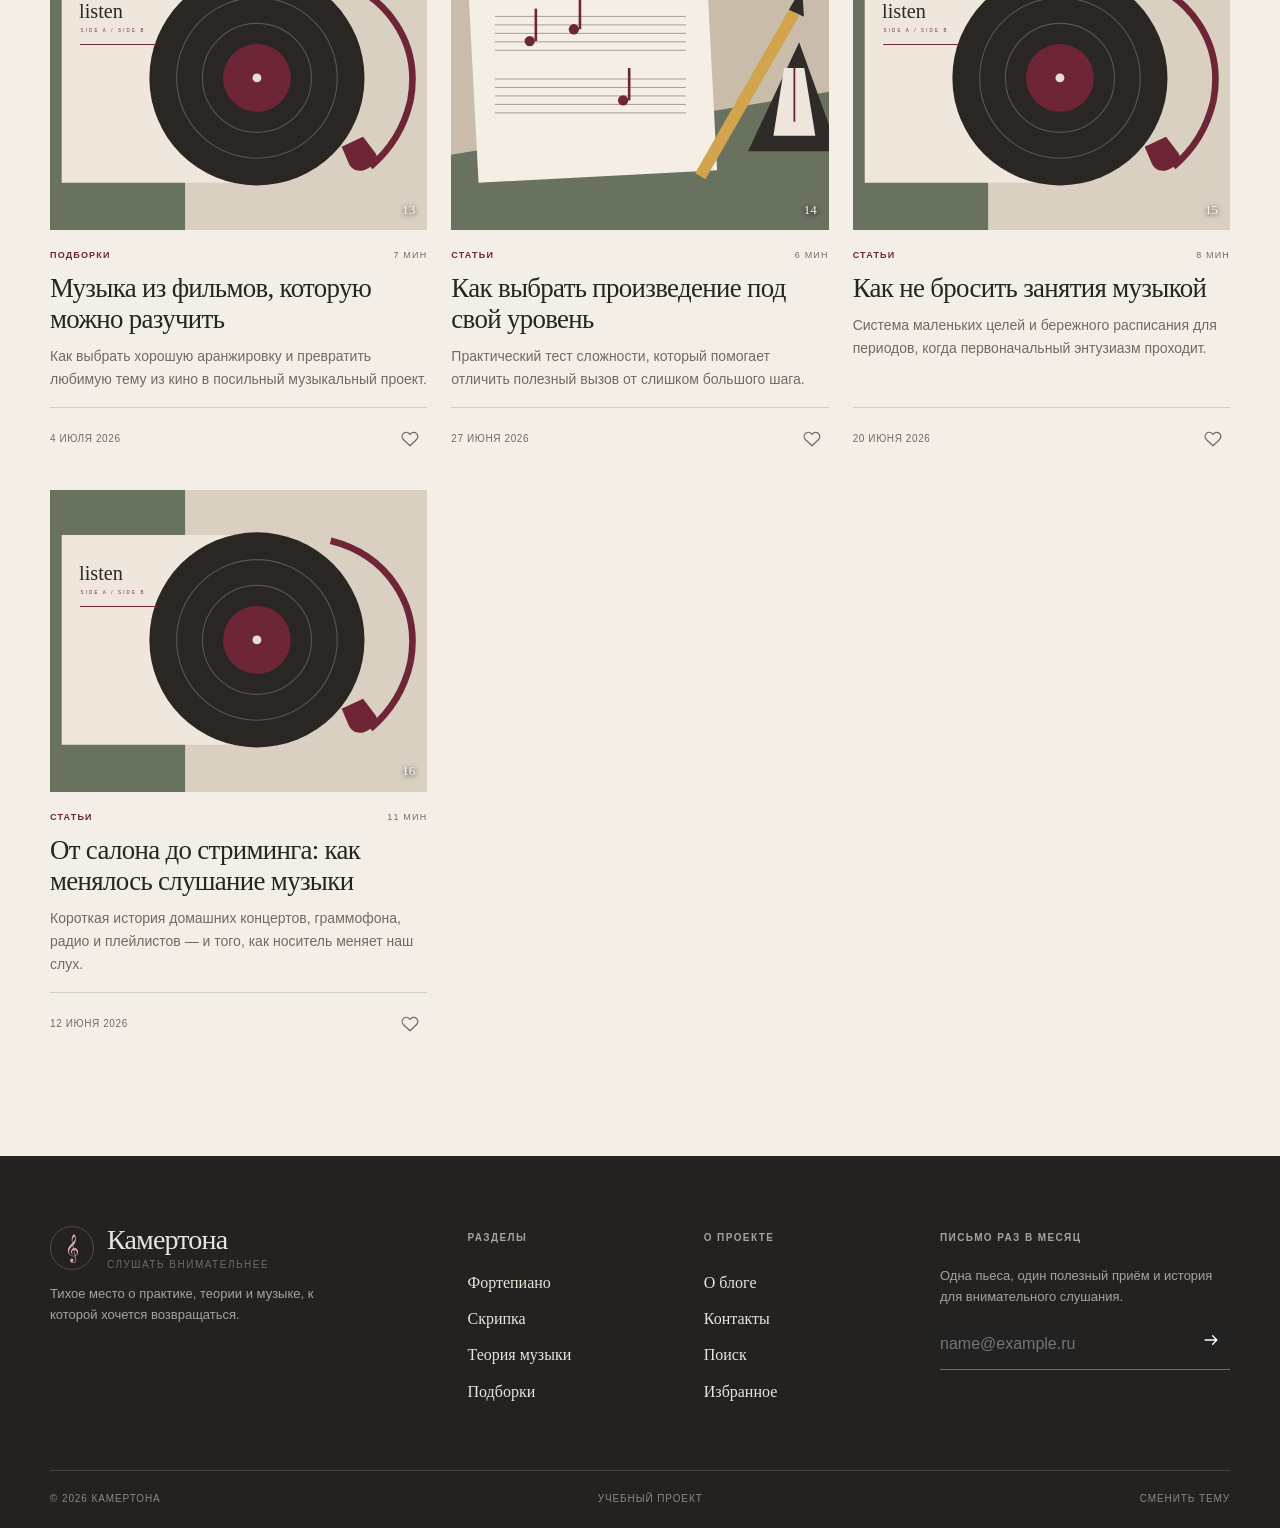
<file: catalog.html>
<!doctype html>
<html lang="ru">
  <head>
    <meta charset="UTF-8" />
    <meta name="viewport" content="width=device-width, initial-scale=1.0" />
    <title>Каталог публикаций — Камертона</title>
    <meta
      name="description"
      content="Все материалы блога Камертона: фортепиано, скрипка, теория музыки, статьи и тематические подборки."
    />
    <link rel="icon" href="images/theory.svg" type="image/svg+xml" />
    <link rel="stylesheet" href="css/style.css" />
    <script src="js/data.js" defer></script>
    <script src="js/script.js" defer></script>
  </head>
  <body data-page="catalog">
    <div data-site-header></div>
    <main id="main">
      <nav class="breadcrumbs container" aria-label="Хлебные крошки">
        <a href="index.html">Главная</a>
        <span>/</span>
        <span aria-current="page">Каталог</span>
      </nav>
      <header class="page-hero">
        <div class="container page-hero-inner">
          <div>
            <span class="eyebrow">Библиотека блога</span>
            <h1>Каталог материалов</h1>
          </div>
          <p>
            Маршруты для начинающих, упражнения, понятная теория и музыка для следующего вечера у
            инструмента.
          </p>
        </div>
      </header>
      <div class="filter-bar">
        <div class="container filters" aria-label="Фильтр публикаций">
          <button class="filter-button" type="button" data-filter="Все" aria-pressed="true">
            Все
          </button>
          <button class="filter-button" type="button" data-filter="Фортепиано" aria-pressed="false">
            Фортепиано
          </button>
          <button class="filter-button" type="button" data-filter="Скрипка" aria-pressed="false">
            Скрипка
          </button>
          <button
            class="filter-button"
            type="button"
            data-filter="Теория музыки"
            aria-pressed="false"
          >
            Теория музыки
          </button>
          <button class="filter-button" type="button" data-filter="Статьи" aria-pressed="false">
            Статьи
          </button>
          <button class="filter-button" type="button" data-filter="Подборки" aria-pressed="false">
            Подборки
          </button>
        </div>
      </div>
      <section class="section container">
        <div class="catalog-head">
          <h2 data-catalog-heading>Все материалы</h2>
          <span class="catalog-count" data-catalog-count></span>
        </div>
        <div class="card-grid" data-catalog-grid></div>
        <div class="empty-state" data-catalog-empty hidden>
          <h2>В этом разделе пока нет материалов</h2>
          <p>Сбросьте фильтр или откройте полный каталог.</p>
        </div>
      </section>
    </main>
    <div data-site-footer></div>
  </body>
</html>
</file>
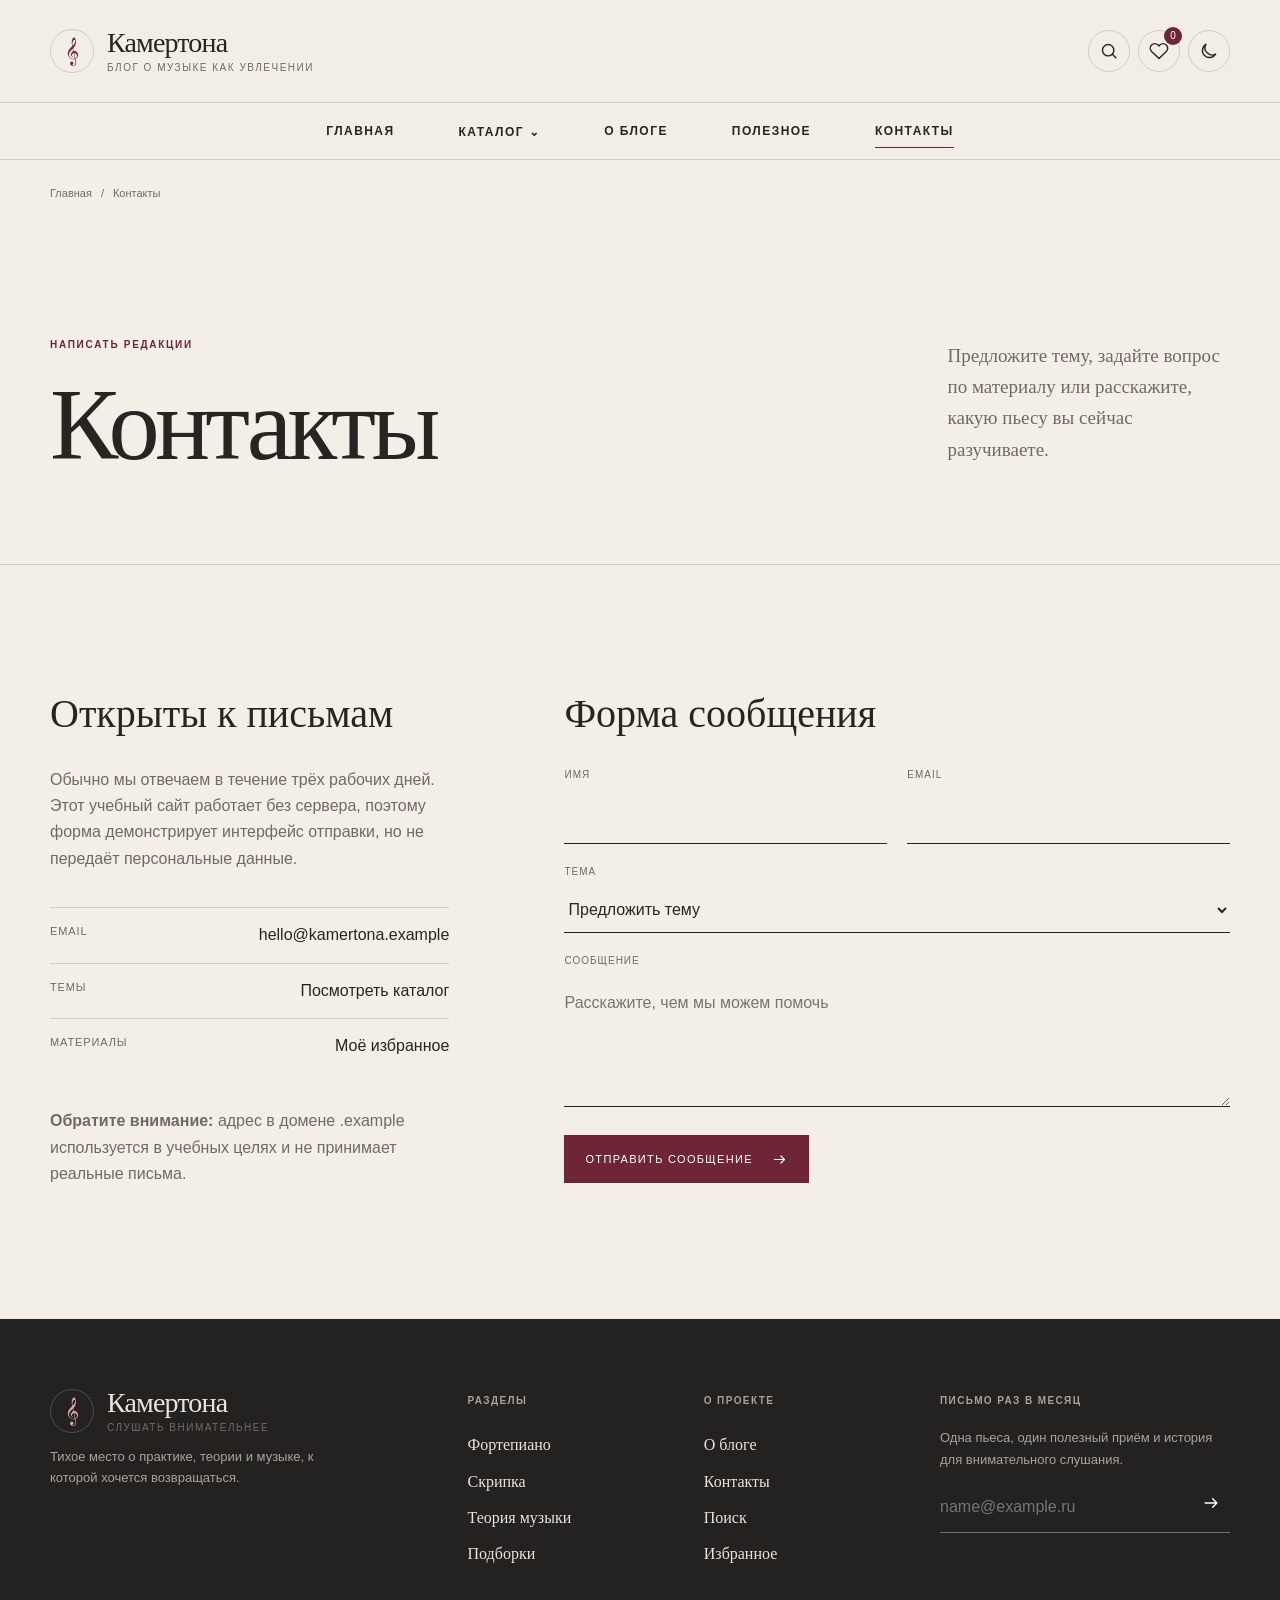
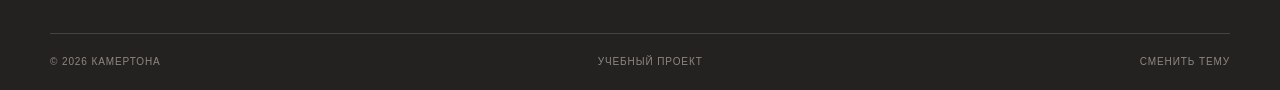
<file: contacts.html>
<!doctype html>
<html lang="ru">
  <head>
    <meta charset="UTF-8" />
    <meta name="viewport" content="width=device-width, initial-scale=1.0" />
    <title>Контакты — Камертона</title>
    <meta
      name="description"
      content="Связаться с редакцией музыкального блога Камертона, предложить тему или сообщить об ошибке."
    />
    <link rel="icon" href="images/theory.svg" type="image/svg+xml" />
    <link rel="stylesheet" href="css/style.css" />
    <script src="js/data.js" defer></script>
    <script src="js/script.js" defer></script>
  </head>
  <body data-page="contacts">
    <div data-site-header></div>
    <main id="main">
      <nav class="breadcrumbs container" aria-label="Хлебные крошки">
        <a href="index.html">Главная</a>
        <span>/</span>
        <span aria-current="page">Контакты</span>
      </nav>
      <header class="page-hero">
        <div class="container page-hero-inner">
          <div>
            <span class="eyebrow">Написать редакции</span>
            <h1>Контакты</h1>
          </div>
          <p>
            Предложите тему, задайте вопрос по материалу или расскажите, какую пьесу вы сейчас
            разучиваете.
          </p>
        </div>
      </header>
      <section class="section container">
        <div class="contact-grid">
          <div class="contact-details">
            <h2>Открыты к письмам</h2>
            <p>
              Обычно мы отвечаем в течение трёх рабочих дней. Этот учебный сайт работает без
              сервера, поэтому форма демонстрирует интерфейс отправки, но не передаёт персональные
              данные.
            </p>
            <ul class="contact-list">
              <li>
                <span>Email</span>
                <a href="mailto:hello@kamertona.example">hello@kamertona.example</a>
              </li>
              <li>
                <span>Темы</span>
                <a href="catalog.html">Посмотреть каталог</a>
              </li>
              <li>
                <span>Материалы</span>
                <a href="favorites.html">Моё избранное</a>
              </li>
            </ul>
            <p>
              <strong>Обратите внимание:</strong>
              адрес в домене .example используется в учебных целях и не принимает реальные письма.
            </p>
          </div>
          <form class="contact-form" data-demo-form>
            <h2>Форма сообщения</h2>
            <div class="form-row">
              <div class="form-field">
                <label for="name">Имя</label>
                <input id="name" name="name" type="text" autocomplete="name" required />
              </div>
              <div class="form-field">
                <label for="email">Email</label>
                <input id="email" name="email" type="email" autocomplete="email" required />
              </div>
            </div>
            <div class="form-field">
              <label for="topic">Тема</label>
              <select id="topic" name="topic">
                <option>Предложить тему</option>
                <option>Вопрос по статье</option>
                <option>Сообщить об ошибке</option>
                <option>Другое</option>
              </select>
            </div>
            <div class="form-field">
              <label for="message">Сообщение</label>
              <textarea
                id="message"
                name="message"
                required
                placeholder="Расскажите, чем мы можем помочь"
              ></textarea>
            </div>
            <button class="primary-link" type="submit">
              Отправить сообщение
              <svg viewBox="0 0 24 24" aria-hidden="true">
                <path d="M5 12h14M14 7l5 5-5 5"></path>
              </svg>
            </button>
          </form>
        </div>
      </section>
    </main>
    <div data-site-footer></div>
  </body>
</html>
</file>
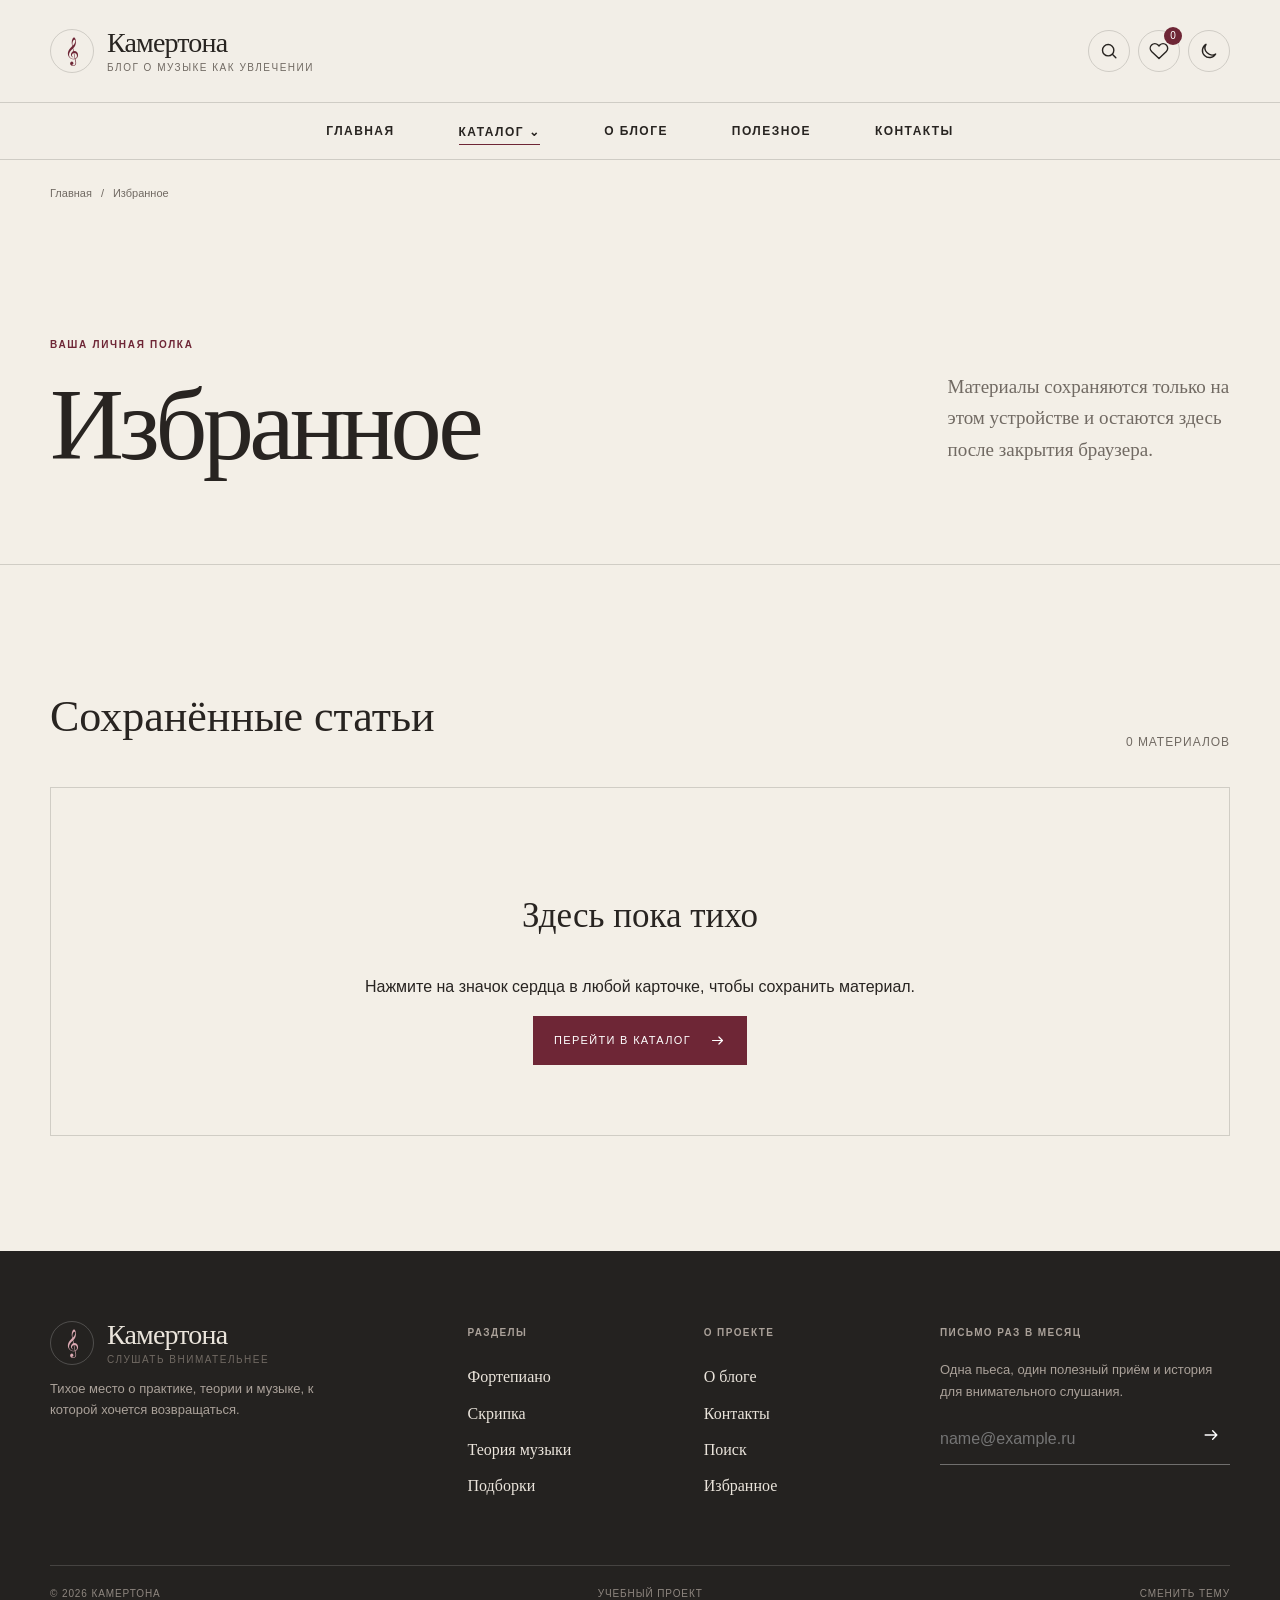
<file: favorites.html>
<!doctype html>
<html lang="ru">
  <head>
    <meta charset="UTF-8" />
    <meta name="viewport" content="width=device-width, initial-scale=1.0" />
    <title>Избранные материалы — Камертона</title>
    <meta
      name="description"
      content="Сохранённые вами публикации музыкального блога Камертона. Список хранится локально в браузере."
    />
    <link rel="icon" href="images/theory.svg" type="image/svg+xml" />
    <link rel="stylesheet" href="css/style.css" />
    <script src="js/data.js" defer></script>
    <script src="js/script.js" defer></script>
  </head>
  <body data-page="favorites">
    <div data-site-header></div>
    <main id="main">
      <nav class="breadcrumbs container" aria-label="Хлебные крошки">
        <a href="index.html">Главная</a>
        <span>/</span>
        <span aria-current="page">Избранное</span>
      </nav>
      <header class="page-hero">
        <div class="container page-hero-inner">
          <div>
            <span class="eyebrow">Ваша личная полка</span>
            <h1>Избранное</h1>
          </div>
          <p>
            Материалы сохраняются только на этом устройстве и остаются здесь после закрытия
            браузера.
          </p>
        </div>
      </header>
      <section class="section container">
        <div class="catalog-head">
          <h2>Сохранённые статьи</h2>
          <span class="catalog-count" data-favorites-count></span>
        </div>
        <div class="card-grid" data-favorites-grid></div>
        <div class="empty-state" data-favorites-empty>
          <h2>Здесь пока тихо</h2>
          <p>Нажмите на значок сердца в любой карточке, чтобы сохранить материал.</p>
          <a class="primary-link" href="catalog.html">
            Перейти в каталог
            <svg viewBox="0 0 24 24" aria-hidden="true">
              <path d="M5 12h14M14 7l5 5-5 5"></path>
            </svg>
          </a>
        </div>
      </section>
    </main>
    <div data-site-footer></div>
  </body>
</html>
</file>
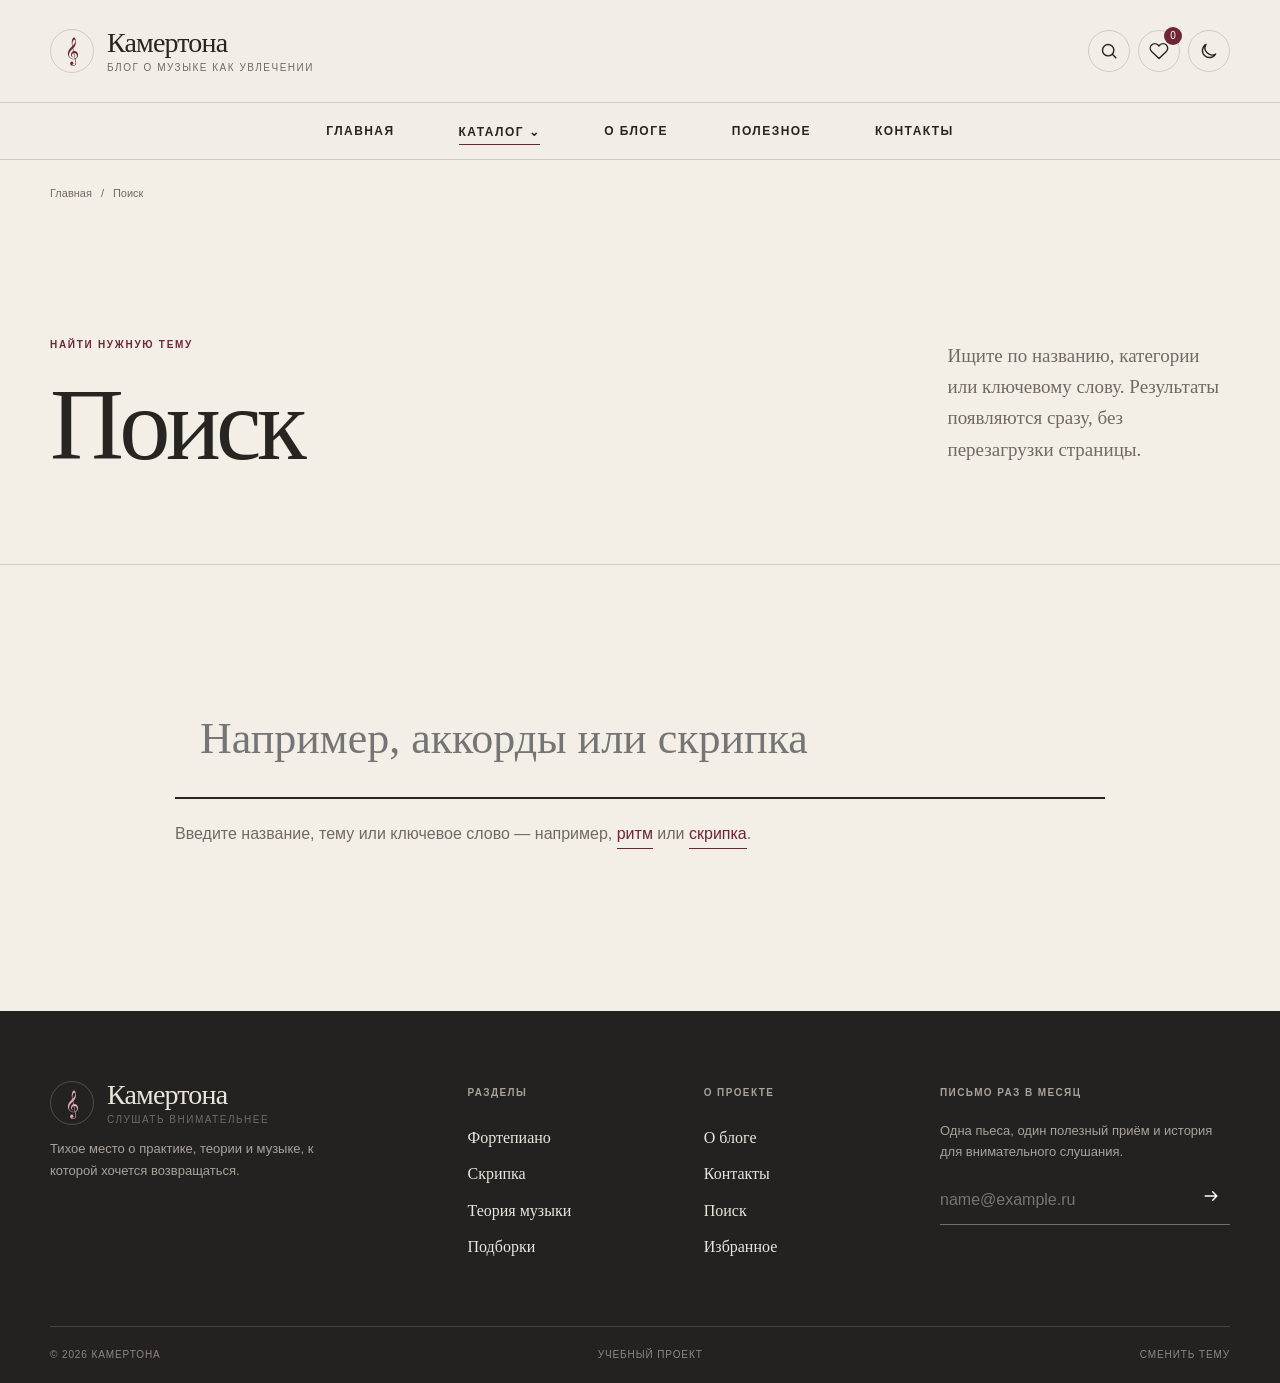
<file: search.html>
<!doctype html>
<html lang="ru">
  <head>
    <meta charset="UTF-8" />
    <meta name="viewport" content="width=device-width, initial-scale=1.0" />
    <title>Поиск по блогу — Камертона</title>
    <meta
      name="description"
      content="Поиск статей Камертоны по названию, музыкальному инструменту, категории и ключевым словам."
    />
    <link rel="icon" href="images/theory.svg" type="image/svg+xml" />
    <link rel="stylesheet" href="css/style.css" />
    <script src="js/data.js" defer></script>
    <script src="js/script.js" defer></script>
  </head>
  <body data-page="search">
    <div data-site-header></div>
    <main id="main">
      <nav class="breadcrumbs container" aria-label="Хлебные крошки">
        <a href="index.html">Главная</a>
        <span>/</span>
        <span aria-current="page">Поиск</span>
      </nav>
      <header class="page-hero">
        <div class="container page-hero-inner">
          <div>
            <span class="eyebrow">Найти нужную тему</span>
            <h1>Поиск</h1>
          </div>
          <p>
            Ищите по названию, категории или ключевому слову. Результаты появляются сразу, без
            перезагрузки страницы.
          </p>
        </div>
      </header>
      <section class="section container">
        <div class="search-panel">
          <label class="sr-only" for="site-search">Поиск по публикациям</label>
          <div class="search-field">
            <input
              id="site-search"
              type="search"
              autocomplete="off"
              placeholder="Например, аккорды или скрипка"
              data-search-input
            />
            <button
              class="search-clear"
              type="button"
              data-search-clear
              aria-label="Очистить поиск"
              hidden
            >
              ×
            </button>
          </div>
          <p class="search-status" data-search-status aria-live="polite"></p>
        </div>
        <div class="card-grid" data-search-results></div>
      </section>
    </main>
    <div data-site-footer></div>
  </body>
</html>
</file>
<file: css/style.css>
:root {
  --paper: #f3efe7;
  --paper-soft: #eae3d8;
  --surface: #fbf8f2;
  --ink: #282421;
  --muted: #716a63;
  --wine: #6e2636;
  --wine-deep: #511824;
  --sage: #69715f;
  --line: rgba(40, 36, 33, 0.17);
  --shadow: 0 18px 50px rgba(58, 44, 37, 0.12);
  --serif: Georgia, "Times New Roman", serif;
  --sans: Inter, "Segoe UI", Arial, sans-serif;
  --container: 1180px;
  --transition: 220ms cubic-bezier(0.2, 0.7, 0.2, 1);
}

:root[data-theme="dark"] {
  --paper: #1d1b1a;
  --paper-soft: #292522;
  --surface: #24211f;
  --ink: #eee8df;
  --muted: #b9b0a6;
  --wine: #c4818f;
  --wine-deep: #d99cab;
  --sage: #a7b096;
  --line: rgba(238, 232, 223, 0.17);
  --shadow: 0 18px 50px rgba(0, 0, 0, 0.28);
}

* {
  box-sizing: border-box;
}
html {
  scroll-behavior: smooth;
}
body {
  margin: 0;
  color: var(--ink);
  background: var(--paper);
  font-family: var(--sans);
  font-size: 16px;
  line-height: 1.65;
  transition:
    background var(--transition),
    color var(--transition);
}
body.menu-open {
  overflow: hidden;
}
img {
  display: block;
  width: 100%;
}
a {
  color: inherit;
  text-decoration: none;
}
button,
input,
textarea,
select {
  font: inherit;
}
button {
  color: inherit;
}
svg {
  width: 20px;
  fill: none;
  stroke: currentColor;
  stroke-width: 1.7;
  stroke-linecap: round;
  stroke-linejoin: round;
}
::selection {
  color: #fff;
  background: var(--wine);
}
.container {
  width: min(calc(100% - 48px), var(--container));
  margin-inline: auto;
}
.container-wide {
  width: min(calc(100% - 32px), 1380px);
  margin-inline: auto;
}
.sr-only {
  position: absolute;
  width: 1px;
  height: 1px;
  overflow: hidden;
  clip: rect(0, 0, 0, 0);
  white-space: nowrap;
}
.skip-link {
  position: fixed;
  z-index: 1000;
  top: 10px;
  left: 10px;
  padding: 9px 14px;
  color: #fff;
  background: var(--wine);
  transform: translateY(-150%);
}
.skip-link:focus {
  transform: translateY(0);
}

.site-header {
  position: relative;
  z-index: 50;
  border-bottom: 1px solid var(--line);
  background: color-mix(in srgb, var(--paper) 94%, transparent);
}
.header-top {
  min-height: 102px;
  display: flex;
  align-items: center;
  justify-content: space-between;
}
.brand {
  display: inline-flex;
  gap: 13px;
  align-items: center;
}
.brand-mark {
  width: 44px;
  height: 44px;
  display: grid;
  place-items: center;
  border: 1px solid var(--line);
  border-radius: 50%;
  color: var(--wine);
  font-size: 24px;
}
.brand strong {
  display: block;
  font-family: var(--serif);
  font-size: 28px;
  font-weight: 500;
  line-height: 1;
  letter-spacing: -0.03em;
}
.brand small {
  display: block;
  margin-top: 6px;
  color: var(--muted);
  font-size: 10px;
  letter-spacing: 0.15em;
  line-height: 1;
  text-transform: uppercase;
}
.header-actions {
  display: flex;
  gap: 8px;
  align-items: center;
}
.icon-button,
.menu-toggle {
  width: 42px;
  height: 42px;
  position: relative;
  display: grid;
  place-items: center;
  border: 1px solid var(--line);
  border-radius: 50%;
  background: transparent;
  cursor: pointer;
  transition:
    color var(--transition),
    border-color var(--transition),
    background var(--transition);
}
.icon-button:hover,
.menu-toggle:hover {
  border-color: var(--wine);
  color: var(--wine);
  background: var(--surface);
}
.favorite-count {
  position: absolute;
  top: -4px;
  right: -3px;
  min-width: 18px;
  height: 18px;
  padding-inline: 4px;
  display: grid;
  place-items: center;
  color: #fff;
  background: var(--wine);
  border-radius: 9px;
  font-size: 10px;
}
.menu-toggle {
  display: none;
  gap: 4px;
  align-content: center;
}
.menu-toggle span {
  width: 17px;
  height: 1px;
  background: currentColor;
  transition: var(--transition);
}
.main-nav {
  border-top: 1px solid var(--line);
}
.nav-inner {
  min-height: 56px;
  display: flex;
  justify-content: center;
  gap: clamp(28px, 5vw, 68px);
  align-items: center;
}
.nav-inner > a,
.nav-group > a {
  position: relative;
  padding: 17px 0 15px;
  font-size: 12px;
  font-weight: 600;
  letter-spacing: 0.12em;
  text-transform: uppercase;
}
.nav-inner > a::after,
.nav-group > a::after {
  content: "";
  position: absolute;
  right: 0;
  bottom: 9px;
  left: 0;
  height: 1px;
  background: var(--wine);
  transform: scaleX(0);
  transition: transform var(--transition);
}
.nav-inner > a:hover::after,
.nav-inner > a.is-active::after,
.nav-group > a:hover::after,
.nav-group > a.is-active::after {
  transform: scaleX(1);
}
.nav-group {
  position: relative;
}
.mega-menu {
  position: absolute;
  top: calc(100% + 1px);
  left: 50%;
  width: min(760px, 85vw);
  padding: 28px;
  display: grid;
  grid-template-columns: 1fr 1fr 1.35fr;
  gap: 32px;
  border: 1px solid var(--line);
  background: var(--surface);
  box-shadow: var(--shadow);
  opacity: 0;
  visibility: hidden;
  transform: translate(-50%, 10px);
  transition: var(--transition);
}
.nav-group:hover .mega-menu,
.nav-group:focus-within .mega-menu {
  opacity: 1;
  visibility: visible;
  transform: translate(-50%, 0);
}
.mega-menu strong,
.mega-menu a {
  display: block;
}
.mega-menu strong {
  margin-bottom: 12px;
  color: var(--muted);
  font-size: 10px;
  letter-spacing: 0.15em;
  text-transform: uppercase;
}
.mega-menu a {
  padding: 5px 0;
  font-family: var(--serif);
  font-size: 17px;
}
.mega-menu a:hover {
  color: var(--wine);
}
.menu-note {
  padding: 18px;
  background: var(--paper-soft);
}
.menu-note span {
  color: var(--wine);
  font-size: 10px;
  letter-spacing: 0.15em;
  text-transform: uppercase;
}
.menu-note b {
  display: block;
  margin: 8px 0 10px;
  font-family: var(--serif);
  font-size: 20px;
  font-weight: 500;
  line-height: 1.25;
}
.menu-note a {
  display: inline-flex;
  align-items: center;
  gap: 8px;
  font-family: var(--sans);
  font-size: 11px;
  letter-spacing: 0.08em;
  text-transform: uppercase;
}
.menu-note svg {
  width: 17px;
}

.hero {
  position: relative;
  min-height: 650px;
  display: grid;
  overflow: hidden;
  border-bottom: 1px solid var(--line);
}
.hero::before {
  content: "";
  position: absolute;
  inset: 0 0 0 53%;
  background: var(--wine);
}
.hero-inner {
  display: grid;
  grid-template-columns: 1.15fr 0.85fr;
  align-items: stretch;
}
.hero-copy {
  position: relative;
  z-index: 2;
  padding: clamp(80px, 10vw, 140px) 8vw 90px 0;
  align-self: center;
}
.issue-label {
  display: flex;
  gap: 14px;
  align-items: center;
  margin-bottom: 32px;
  color: var(--wine);
  font-size: 10px;
  letter-spacing: 0.18em;
  text-transform: uppercase;
}
.issue-label::before {
  content: "";
  width: 34px;
  height: 1px;
  background: currentColor;
}
.hero h1,
.page-hero h1,
.article-hero h1 {
  margin: 0;
  font-family: var(--serif);
  font-weight: 400;
  letter-spacing: -0.045em;
  line-height: 0.98;
}
.hero h1 {
  max-width: 750px;
  font-size: clamp(62px, 7.6vw, 116px);
}
.hero h1 em {
  color: var(--wine);
  font-weight: inherit;
}
.hero-copy > p {
  max-width: 560px;
  margin: 30px 0;
  color: var(--muted);
  font-family: var(--serif);
  font-size: clamp(18px, 2vw, 23px);
  line-height: 1.5;
}
.primary-link {
  display: inline-flex;
  gap: 18px;
  align-items: center;
  padding: 14px 20px;
  color: #fff;
  background: var(--wine);
  border: 1px solid var(--wine);
  font-size: 11px;
  letter-spacing: 0.12em;
  text-transform: uppercase;
  transition: var(--transition);
}
.primary-link:hover {
  color: var(--wine);
  background: transparent;
}
.primary-link svg {
  width: 17px;
}
.hero-visual {
  position: relative;
  z-index: 1;
  min-height: 650px;
  display: flex;
  align-items: center;
}
.hero-visual img {
  width: calc(100% + 80px);
  max-width: none;
  aspect-ratio: 0.85;
  object-fit: cover;
  box-shadow: var(--shadow);
  transform: translateX(-40px);
}
.hero-caption {
  position: absolute;
  right: 24px;
  bottom: 24px;
  writing-mode: vertical-rl;
  color: rgba(255, 255, 255, 0.75);
  font-size: 9px;
  letter-spacing: 0.18em;
  text-transform: uppercase;
}

.intro-strip {
  padding: 28px 0;
  border-bottom: 1px solid var(--line);
}
.intro-strip .container {
  display: grid;
  grid-template-columns: 1fr 2fr 1fr;
  gap: 40px;
  align-items: center;
}
.intro-strip span {
  color: var(--muted);
  font-size: 10px;
  letter-spacing: 0.16em;
  text-transform: uppercase;
}
.intro-strip p {
  margin: 0;
  font-family: var(--serif);
  font-size: 18px;
  text-align: center;
}
.intro-strip a {
  justify-self: end;
  color: var(--wine);
  font-size: 11px;
  font-weight: 600;
  letter-spacing: 0.1em;
  text-transform: uppercase;
}

.section {
  padding-block: clamp(70px, 9vw, 120px);
}
.section + .section {
  border-top: 1px solid var(--line);
}
.section-tinted {
  background: var(--paper-soft);
}
.section-dark {
  color: #f3ede4;
  background: #2b2926;
}
.section-heading {
  margin-bottom: 42px;
  display: flex;
  justify-content: space-between;
  gap: 24px;
  align-items: end;
}
.section-heading h2 {
  margin: 5px 0 0;
  font-family: var(--serif);
  font-size: clamp(38px, 5vw, 66px);
  font-weight: 400;
  letter-spacing: -0.035em;
  line-height: 1.05;
}
.eyebrow {
  color: var(--wine);
  font-size: 10px;
  font-weight: 600;
  letter-spacing: 0.17em;
  text-transform: uppercase;
}
.section-dark .eyebrow {
  color: #dcaab3;
}
.arrow-link {
  display: inline-flex;
  gap: 10px;
  align-items: center;
  padding-bottom: 4px;
  border-bottom: 1px solid currentColor;
  font-size: 11px;
  font-weight: 600;
  letter-spacing: 0.1em;
  text-transform: uppercase;
}
.arrow-link svg {
  width: 17px;
  transition: transform var(--transition);
}
.arrow-link:hover svg {
  transform: translateX(4px);
}

.featured-story {
  display: grid;
  grid-template-columns: 1.25fr 0.75fr;
  min-height: 570px;
  background: var(--surface);
  box-shadow: var(--shadow);
}
.featured-image {
  overflow: hidden;
}
.featured-image img {
  height: 100%;
  object-fit: cover;
  transition: transform 700ms cubic-bezier(0.2, 0.7, 0.2, 1);
}
.featured-image:hover img {
  transform: scale(1.025);
}
.featured-copy {
  padding: clamp(40px, 6vw, 78px);
  align-self: center;
}
.featured-copy h2 {
  margin: 18px 0 22px;
  font-family: var(--serif);
  font-size: clamp(38px, 4vw, 58px);
  font-weight: 400;
  letter-spacing: -0.035em;
  line-height: 1.05;
}
.featured-copy h2 a:hover {
  color: var(--wine);
}
.featured-copy p {
  color: var(--muted);
}
.story-meta {
  margin: 27px 0;
  display: flex;
  gap: 18px;
  color: var(--muted);
  font-size: 11px;
  text-transform: uppercase;
  letter-spacing: 0.08em;
}

.card-grid {
  display: grid;
  grid-template-columns: repeat(3, 1fr);
  gap: 34px 24px;
}
.card-grid.four-columns {
  grid-template-columns: repeat(4, 1fr);
}
.article-card {
  min-width: 0;
  display: flex;
  flex-direction: column;
}
.card-image {
  position: relative;
  display: block;
  overflow: hidden;
  background: var(--paper-soft);
}
.card-image::after {
  content: "";
  position: absolute;
  inset: 0;
  border: 1px solid transparent;
  transition: border-color var(--transition);
}
.card-image img {
  aspect-ratio: 1.25;
  object-fit: cover;
  transition:
    transform 600ms cubic-bezier(0.2, 0.7, 0.2, 1),
    filter var(--transition);
}
.article-card:hover .card-image img {
  transform: scale(1.035);
  filter: saturate(0.9);
}
.article-card:hover .card-image::after {
  border-color: color-mix(in srgb, var(--wine) 45%, transparent);
}
.image-number {
  position: absolute;
  right: 12px;
  bottom: 10px;
  color: rgba(255, 255, 255, 0.92);
  font-family: var(--serif);
  font-size: 13px;
  text-shadow: 0 1px 5px #000;
}
.card-body {
  flex: 1;
  padding-top: 18px;
  display: flex;
  flex-direction: column;
}
.card-meta {
  display: flex;
  justify-content: space-between;
  gap: 12px;
  color: var(--muted);
  font-size: 9px;
  letter-spacing: 0.13em;
  text-transform: uppercase;
}
.card-meta a {
  color: var(--wine);
  font-weight: 700;
}
.card-body h3 {
  margin: 10px 0;
  font-family: var(--serif);
  font-size: clamp(23px, 2.1vw, 31px);
  font-weight: 400;
  letter-spacing: -0.025em;
  line-height: 1.15;
}
.card-body h3 a {
  transition: color var(--transition);
}
.card-body h3 a:hover {
  color: var(--wine);
}
.card-body p {
  margin: 0 0 16px;
  color: var(--muted);
  font-size: 14px;
}
.card-footer {
  margin-top: auto;
  padding-top: 14px;
  display: flex;
  justify-content: space-between;
  align-items: center;
  border-top: 1px solid var(--line);
  color: var(--muted);
  font-size: 10px;
  letter-spacing: 0.06em;
  text-transform: uppercase;
}
.favorite-button {
  width: 34px;
  height: 34px;
  display: grid;
  place-items: center;
  border: 0;
  background: transparent;
  cursor: pointer;
}
.favorite-button svg {
  width: 18px;
  transition: var(--transition);
}
.favorite-button:hover,
.favorite-button.is-active {
  color: var(--wine);
}
.favorite-button.is-active svg,
.save-text.is-active svg {
  fill: currentColor;
}
.article-card.card--compact {
  display: grid;
  grid-template-columns: 120px 1fr;
  gap: 18px;
  padding-block: 17px;
  border-top: 1px solid var(--line);
}
.article-card.card--compact .card-image img {
  height: 100%;
  min-height: 105px;
  aspect-ratio: 1;
}
.article-card.card--compact .card-body {
  padding: 0;
}
.article-card.card--compact h3 {
  font-size: 22px;
}
.latest-grid {
  display: grid;
  grid-template-columns: 1fr 1fr;
  gap: 0 40px;
}

.editorial-pair {
  display: grid;
  grid-template-columns: 0.9fr 1.1fr;
  gap: clamp(50px, 9vw, 130px);
  align-items: center;
}
.editorial-pair.reverse {
  grid-template-columns: 1.1fr 0.9fr;
}
.editorial-pair.reverse .editorial-image {
  order: 2;
}
.editorial-image {
  position: relative;
}
.editorial-image img {
  aspect-ratio: 0.92;
  object-fit: cover;
}
.editorial-image::before {
  content: "";
  position: absolute;
  z-index: -1;
  width: 55%;
  height: 62%;
  top: -24px;
  left: -24px;
  border: 1px solid var(--wine);
}
.editorial-copy h2 {
  margin: 13px 0 22px;
  font-family: var(--serif);
  font-size: clamp(42px, 5vw, 68px);
  font-weight: 400;
  line-height: 1.02;
  letter-spacing: -0.035em;
}
.editorial-copy > p {
  max-width: 530px;
  color: var(--muted);
  font-family: var(--serif);
  font-size: 19px;
}
.editorial-links {
  margin: 30px 0;
  border-top: 1px solid var(--line);
}
.editorial-links a {
  padding: 14px 0;
  display: flex;
  justify-content: space-between;
  border-bottom: 1px solid var(--line);
  font-family: var(--serif);
  font-size: 18px;
}
.editorial-links a::after {
  content: "→";
  color: var(--wine);
  transition: transform var(--transition);
}
.editorial-links a:hover::after {
  transform: translateX(5px);
}

.collection-grid {
  display: grid;
  grid-template-columns: 1.25fr 0.75fr 0.75fr;
  gap: 20px;
}
.section-dark .card-meta,
.section-dark .card-body p,
.section-dark .card-footer {
  color: #bdb5ab;
}
.section-dark .card-footer,
.section-dark .article-card.card--compact {
  border-color: rgba(255, 255, 255, 0.17);
}

.about-band {
  padding: clamp(70px, 9vw, 120px) 0;
  background: var(--wine);
  color: #fff;
}
.about-band .container {
  display: grid;
  grid-template-columns: 1fr 1.7fr;
  gap: 60px;
  align-items: center;
}
.about-band h2 {
  margin: 0;
  font-family: var(--serif);
  font-size: clamp(50px, 7vw, 90px);
  font-weight: 400;
  line-height: 0.95;
}
.about-band p {
  max-width: 650px;
  font-family: var(--serif);
  font-size: 21px;
}
.about-band .arrow-link {
  margin-top: 16px;
}

.page-hero {
  padding: clamp(70px, 10vw, 130px) 0 clamp(55px, 7vw, 90px);
  border-bottom: 1px solid var(--line);
}
.page-hero-inner {
  display: grid;
  grid-template-columns: 1.5fr 0.5fr;
  gap: 50px;
  align-items: end;
}
.page-hero h1 {
  max-width: 880px;
  margin-top: 18px;
  font-size: clamp(58px, 8vw, 110px);
}
.page-hero p {
  max-width: 580px;
  margin: 0 0 10px;
  color: var(--muted);
  font-family: var(--serif);
  font-size: 19px;
}
.breadcrumbs {
  padding-top: 24px;
  display: flex;
  gap: 9px;
  align-items: center;
  overflow: hidden;
  color: var(--muted);
  font-size: 11px;
  white-space: nowrap;
}
.breadcrumbs a:hover {
  color: var(--wine);
}
.breadcrumbs span:last-child {
  overflow: hidden;
  text-overflow: ellipsis;
}
.filter-bar {
  position: sticky;
  z-index: 20;
  top: 0;
  padding: 16px 0;
  border-bottom: 1px solid var(--line);
  background: color-mix(in srgb, var(--paper) 94%, transparent);
  backdrop-filter: blur(12px);
}
.filters {
  display: flex;
  gap: 8px;
  overflow-x: auto;
  scrollbar-width: none;
}
.filters::-webkit-scrollbar {
  display: none;
}
.filter-button {
  flex: 0 0 auto;
  padding: 9px 16px;
  border: 1px solid var(--line);
  border-radius: 40px;
  background: transparent;
  cursor: pointer;
  font-size: 11px;
  letter-spacing: 0.07em;
  transition: var(--transition);
}
.filter-button:hover,
.filter-button.is-active {
  color: #fff;
  border-color: var(--wine);
  background: var(--wine);
}
.catalog-head {
  margin-bottom: 34px;
  display: flex;
  justify-content: space-between;
  align-items: end;
}
.catalog-head h2 {
  margin: 0;
  font-family: var(--serif);
  font-size: 44px;
  font-weight: 400;
}
.catalog-count {
  color: var(--muted);
  font-size: 12px;
  letter-spacing: 0.08em;
  text-transform: uppercase;
}
.empty-state {
  padding: 70px 24px;
  border: 1px solid var(--line);
  text-align: center;
}
.empty-state h2 {
  font-family: var(--serif);
  font-size: 35px;
  font-weight: 400;
}

.search-panel {
  max-width: 930px;
  margin: 0 auto;
}
.search-field {
  position: relative;
}
.search-field input {
  width: 100%;
  padding: 22px 64px 22px 25px;
  border: 0;
  border-bottom: 2px solid var(--ink);
  color: var(--ink);
  background: transparent;
  font-family: var(--serif);
  font-size: clamp(27px, 4vw, 44px);
  outline: none;
}
.search-field input:focus {
  border-color: var(--wine);
}
.search-clear {
  position: absolute;
  top: 50%;
  right: 10px;
  width: 42px;
  height: 42px;
  border: 0;
  background: transparent;
  transform: translateY(-50%);
  cursor: pointer;
  font-size: 28px;
}
.search-status {
  min-height: 30px;
  margin: 22px 0 45px;
  color: var(--muted);
}
.search-status button {
  padding: 0;
  border: 0;
  border-bottom: 1px solid;
  color: var(--wine);
  background: transparent;
  cursor: pointer;
}

.article-hero {
  max-width: 1030px;
  padding: 80px 0 55px;
  text-align: center;
}
.article-hero h1 {
  margin: 18px auto 24px;
  font-size: clamp(48px, 7.5vw, 94px);
}
.article-deck {
  max-width: 760px;
  margin: 0 auto;
  color: var(--muted);
  font-family: var(--serif);
  font-size: clamp(18px, 2.3vw, 24px);
}
.article-meta {
  margin-top: 32px;
  display: flex;
  gap: 24px;
  justify-content: center;
  align-items: center;
  color: var(--muted);
  font-size: 11px;
  letter-spacing: 0.08em;
  text-transform: uppercase;
}
.save-text {
  display: inline-flex;
  gap: 8px;
  align-items: center;
  padding: 8px 12px;
  border: 1px solid var(--line);
  background: transparent;
  cursor: pointer;
}
.save-text svg {
  width: 16px;
}
.save-text:hover,
.save-text.is-active {
  color: var(--wine);
  border-color: var(--wine);
}
.article-cover img {
  max-height: 760px;
  aspect-ratio: 1.85;
  object-fit: cover;
}
.article-cover figcaption {
  margin-top: 8px;
  color: var(--muted);
  font-size: 10px;
  text-align: right;
}
.article-layout {
  max-width: 1020px;
  padding: 80px 0 100px;
  display: grid;
  grid-template-columns: 210px 1fr;
  gap: 80px;
  align-items: start;
}
.article-aside {
  position: sticky;
  top: 30px;
  padding-top: 8px;
  border-top: 1px solid var(--ink);
}
.article-aside span {
  display: block;
  margin: 13px 0;
  color: var(--muted);
  font-size: 9px;
  font-weight: 700;
  letter-spacing: 0.14em;
  text-transform: uppercase;
}
.article-aside a {
  display: block;
  padding: 7px 0;
  color: var(--muted);
  font-family: var(--serif);
  font-size: 14px;
  line-height: 1.35;
}
.article-aside a:hover {
  color: var(--wine);
}
.article-content {
  max-width: 700px;
}
.article-content section {
  margin-bottom: 48px;
  scroll-margin-top: 35px;
}
.article-content h2 {
  margin: 0 0 22px;
  font-family: var(--serif);
  font-size: clamp(32px, 4vw, 48px);
  font-weight: 400;
  letter-spacing: -0.025em;
  line-height: 1.12;
}
.article-content p {
  margin: 0 0 20px;
  font-family: var(--serif);
  font-size: 19px;
  line-height: 1.82;
}
.article-content blockquote {
  margin: 42px 0;
  padding: 34px 0 34px 32px;
  border-left: 3px solid var(--wine);
  color: var(--wine);
  font-family: var(--serif);
  font-size: clamp(25px, 3vw, 34px);
  line-height: 1.3;
}
.tips-box {
  padding: 38px !important;
  background: var(--paper-soft);
}
.tips-box h2 {
  margin-top: 8px;
}
.tips-box ul {
  margin: 0;
  padding: 0;
  list-style: none;
  counter-reset: tips;
}
.tips-box li {
  padding: 12px 0;
  display: grid;
  grid-template-columns: 38px 1fr;
  gap: 10px;
  border-top: 1px solid var(--line);
  counter-increment: tips;
}
.tips-box li::before {
  content: "0" counter(tips);
  color: var(--wine);
  font-family: var(--serif);
}
.article-navigation {
  padding: 40px 0;
  display: grid;
  grid-template-columns: 1fr 1fr;
  gap: 30px;
  border-top: 1px solid var(--line);
  border-bottom: 1px solid var(--line);
}
.article-navigation a {
  padding: 10px 0;
}
.article-navigation a:last-child {
  text-align: right;
  border-left: 1px solid var(--line);
}
.article-navigation span {
  display: block;
  margin-bottom: 8px;
  color: var(--muted);
  font-size: 9px;
  letter-spacing: 0.12em;
  text-transform: uppercase;
}
.article-navigation strong {
  font-family: var(--serif);
  font-size: 20px;
  font-weight: 400;
}
.article-navigation a:hover strong {
  color: var(--wine);
}

.prose-grid {
  display: grid;
  grid-template-columns: 0.8fr 1.2fr;
  gap: clamp(50px, 9vw, 120px);
  align-items: start;
}
.portrait-card {
  position: sticky;
  top: 30px;
}
.portrait-card img {
  aspect-ratio: 0.85;
  object-fit: cover;
}
.portrait-card figcaption {
  padding: 15px 0;
  color: var(--muted);
  font-size: 11px;
}
.prose h2 {
  margin: 0 0 20px;
  font-family: var(--serif);
  font-size: clamp(35px, 4.5vw, 55px);
  font-weight: 400;
  line-height: 1.1;
}
.prose h3 {
  margin: 40px 0 10px;
  font-family: var(--serif);
  font-size: 25px;
  font-weight: 400;
}
.prose p {
  font-family: var(--serif);
  font-size: 18px;
}
.values-grid {
  display: grid;
  grid-template-columns: repeat(3, 1fr);
  gap: 25px;
  margin-top: 45px;
}
.value-card {
  padding: 30px;
  border: 1px solid var(--line);
}
.value-card span {
  color: var(--wine);
  font-family: var(--serif);
  font-size: 35px;
}
.value-card h3 {
  margin: 20px 0 8px;
  font-family: var(--serif);
  font-size: 25px;
  font-weight: 400;
}
.value-card p {
  margin: 0;
  color: var(--muted);
  font-size: 14px;
}

.contact-grid {
  display: grid;
  grid-template-columns: 0.75fr 1.25fr;
  gap: clamp(50px, 9vw, 120px);
}
.contact-details h2,
.contact-form h2 {
  margin: 0 0 20px;
  font-family: var(--serif);
  font-size: 40px;
  font-weight: 400;
}
.contact-details p {
  color: var(--muted);
}
.contact-list {
  margin: 35px 0;
  padding: 0;
  list-style: none;
}
.contact-list li {
  padding: 14px 0;
  display: flex;
  justify-content: space-between;
  border-top: 1px solid var(--line);
}
.contact-list span {
  color: var(--muted);
  font-size: 11px;
  text-transform: uppercase;
  letter-spacing: 0.08em;
}
.contact-list a:hover {
  color: var(--wine);
}
.form-row {
  display: grid;
  grid-template-columns: 1fr 1fr;
  gap: 20px;
}
.form-field {
  margin-bottom: 20px;
}
.form-field label {
  display: block;
  margin-bottom: 7px;
  color: var(--muted);
  font-size: 10px;
  letter-spacing: 0.1em;
  text-transform: uppercase;
}
.form-field input,
.form-field textarea,
.form-field select {
  width: 100%;
  padding: 13px 0;
  border: 0;
  border-bottom: 1px solid var(--ink);
  border-radius: 0;
  color: var(--ink);
  background: transparent;
  outline: none;
}
.form-field textarea {
  min-height: 130px;
  resize: vertical;
}
.form-field input:focus,
.form-field textarea:focus,
.form-field select:focus {
  border-color: var(--wine);
}

.site-footer {
  padding-top: 70px;
  color: #eae4db;
  background: #242220;
}
.footer-grid {
  display: grid;
  grid-template-columns: 1.5fr 0.75fr 0.75fr 1.2fr;
  gap: 55px;
  padding-bottom: 60px;
}
.footer-brand .brand-mark {
  border-color: rgba(255, 255, 255, 0.2);
  color: #dcaab3;
}
.footer-grid > div:first-child p {
  max-width: 300px;
  color: #aaa199;
}
.footer-grid h2 {
  margin: 4px 0 18px;
  color: #aaa199;
  font-size: 10px;
  letter-spacing: 0.14em;
  text-transform: uppercase;
}
.footer-grid > div:not(:first-child) > a {
  display: block;
  padding: 5px 0;
  font-family: var(--serif);
}
.footer-grid a:hover {
  color: #dcaab3;
}
.footer-grid p {
  color: #aaa199;
  font-size: 13px;
}
.subscribe-form {
  display: flex;
  border-bottom: 1px solid rgba(255, 255, 255, 0.35);
}
.subscribe-form input {
  min-width: 0;
  flex: 1;
  padding: 11px 0;
  border: 0;
  color: #fff;
  background: transparent;
  outline: none;
}
.subscribe-form button {
  width: 38px;
  border: 0;
  color: #fff;
  background: transparent;
  cursor: pointer;
}
.footer-bottom {
  padding: 20px 0;
  display: flex;
  justify-content: space-between;
  border-top: 1px solid rgba(255, 255, 255, 0.15);
  color: #8f8780;
  font-size: 10px;
  letter-spacing: 0.09em;
  text-transform: uppercase;
}
.text-button {
  padding: 0;
  border: 0;
  color: inherit;
  background: transparent;
  cursor: pointer;
  text-transform: inherit;
  letter-spacing: inherit;
}
.text-button:hover {
  color: #fff;
}
.back-to-top {
  position: fixed;
  z-index: 45;
  right: 22px;
  bottom: 22px;
  width: 44px;
  height: 44px;
  border: 1px solid var(--line);
  border-radius: 50%;
  color: var(--ink);
  background: var(--surface);
  box-shadow: var(--shadow);
  opacity: 0;
  visibility: hidden;
  transform: translateY(10px);
  cursor: pointer;
  transition: var(--transition);
}
.back-to-top.is-visible {
  opacity: 1;
  visibility: visible;
  transform: translateY(0);
}
.toast {
  position: fixed;
  z-index: 100;
  right: 24px;
  bottom: 80px;
  max-width: min(360px, calc(100% - 48px));
  padding: 13px 18px;
  color: #fff;
  background: var(--wine);
  box-shadow: var(--shadow);
  opacity: 0;
  visibility: hidden;
  transform: translateY(12px);
  transition: var(--transition);
  font-size: 13px;
}
.toast.is-visible {
  opacity: 1;
  visibility: visible;
  transform: translateY(0);
}

@media (max-width: 1000px) {
  .container {
    width: min(calc(100% - 36px), var(--container));
  }
  .menu-toggle {
    display: grid;
  }
  .main-nav {
    position: fixed;
    z-index: 60;
    inset: 102px 0 0;
    padding: 25px 18px;
    background: var(--paper);
    opacity: 0;
    visibility: hidden;
    transform: translateY(-10px);
    transition: var(--transition);
    overflow-y: auto;
  }
  .main-nav.is-open {
    opacity: 1;
    visibility: visible;
    transform: none;
  }
  .nav-inner {
    width: 100%;
    display: block;
  }
  .nav-inner > a,
  .nav-group > a {
    display: flex;
    justify-content: space-between;
    padding: 17px 5px;
    border-bottom: 1px solid var(--line);
    font-family: var(--serif);
    font-size: 27px;
    font-weight: 400;
    letter-spacing: -0.02em;
    text-transform: none;
  }
  .nav-inner > a::after,
  .nav-group > a::after {
    display: none;
  }
  .mega-menu {
    position: static;
    width: 100%;
    padding: 20px 5px;
    display: grid;
    opacity: 1;
    visibility: visible;
    transform: none;
    box-shadow: none;
    border: 0;
    border-bottom: 1px solid var(--line);
    background: transparent;
  }
  .menu-note {
    display: none;
  }
  .hero::before {
    inset: auto 0 0 0;
    height: 38%;
  }
  .hero-inner {
    grid-template-columns: 1fr;
  }
  .hero-copy {
    padding: 80px 0 50px;
  }
  .hero-visual {
    min-height: auto;
    padding: 0 0 60px;
  }
  .hero-visual img {
    width: 85%;
    max-height: 570px;
    aspect-ratio: 1.2;
    transform: none;
  }
  .card-grid.four-columns {
    grid-template-columns: repeat(2, 1fr);
  }
  .featured-story {
    grid-template-columns: 1fr;
  }
  .featured-image img {
    max-height: 550px;
    aspect-ratio: 1.4;
  }
  .footer-grid {
    grid-template-columns: 1.2fr 0.8fr 0.8fr;
  }
  .footer-grid > div:last-child {
    grid-column: 1 / -1;
  }
}

@media (max-width: 760px) {
  .container {
    width: min(calc(100% - 28px), var(--container));
  }
  .header-top {
    min-height: 82px;
  }
  .brand strong {
    font-size: 23px;
  }
  .brand small {
    display: none;
  }
  .brand-mark {
    width: 38px;
    height: 38px;
  }
  .main-nav {
    inset: 82px 0 0;
  }
  .header-actions {
    gap: 5px;
  }
  .icon-button,
  .menu-toggle {
    width: 38px;
    height: 38px;
  }
  .hero-copy {
    padding-top: 65px;
  }
  .hero h1 {
    font-size: clamp(55px, 17vw, 85px);
  }
  .hero-visual img {
    width: 92%;
  }
  .intro-strip .container {
    grid-template-columns: 1fr;
    gap: 8px;
    text-align: center;
  }
  .intro-strip a {
    justify-self: center;
  }
  .section {
    padding-block: 65px;
  }
  .section-heading {
    margin-bottom: 30px;
    align-items: start;
    flex-direction: column;
  }
  .card-grid,
  .card-grid.four-columns,
  .collection-grid {
    grid-template-columns: 1fr;
    gap: 35px;
  }
  .latest-grid {
    grid-template-columns: 1fr;
  }
  .featured-copy {
    padding: 35px 24px 42px;
  }
  .featured-copy h2 {
    font-size: 39px;
  }
  .editorial-pair,
  .editorial-pair.reverse {
    grid-template-columns: 1fr;
    gap: 40px;
  }
  .editorial-pair.reverse .editorial-image {
    order: 0;
  }
  .editorial-image img {
    aspect-ratio: 1.25;
  }
  .about-band .container {
    grid-template-columns: 1fr;
    gap: 25px;
  }
  .page-hero-inner {
    grid-template-columns: 1fr;
    gap: 25px;
  }
  .page-hero h1 {
    font-size: clamp(53px, 16vw, 78px);
  }
  .catalog-head {
    align-items: start;
    flex-direction: column;
    gap: 8px;
  }
  .article-hero {
    padding-top: 55px;
  }
  .article-hero h1 {
    font-size: clamp(45px, 13vw, 70px);
  }
  .article-meta {
    flex-wrap: wrap;
    gap: 12px 18px;
  }
  .article-cover {
    width: 100%;
  }
  .article-cover img {
    aspect-ratio: 1.1;
  }
  .article-layout {
    grid-template-columns: 1fr;
    gap: 30px;
    padding-top: 50px;
  }
  .article-aside {
    position: static;
    display: none;
  }
  .article-content p {
    font-size: 18px;
  }
  .article-navigation {
    grid-template-columns: 1fr;
  }
  .article-navigation a:last-child {
    padding-top: 25px;
    border-top: 1px solid var(--line);
    border-left: 0;
    text-align: left;
  }
  .prose-grid,
  .contact-grid {
    grid-template-columns: 1fr;
  }
  .portrait-card {
    position: static;
  }
  .values-grid {
    grid-template-columns: 1fr;
  }
  .form-row {
    grid-template-columns: 1fr;
    gap: 0;
  }
  .footer-grid {
    grid-template-columns: 1fr 1fr;
    gap: 35px 20px;
  }
  .footer-grid > div:first-child,
  .footer-grid > div:last-child {
    grid-column: 1 / -1;
  }
  .footer-bottom {
    align-items: start;
    flex-direction: column;
    gap: 8px;
  }
}

@media (max-width: 460px) {
  .brand {
    gap: 8px;
  }
  .brand strong {
    font-size: 20px;
  }
  .brand-mark {
    display: none;
  }
  .header-actions .favorites-link {
    display: none;
  }
  .mega-menu {
    grid-template-columns: 1fr;
    gap: 18px;
  }
  .hero h1 {
    font-size: 52px;
  }
  .hero-copy > p {
    font-size: 18px;
  }
  .article-card.card--compact {
    grid-template-columns: 94px 1fr;
    gap: 13px;
  }
  .article-card.card--compact h3 {
    font-size: 19px;
  }
  .tips-box {
    padding: 25px !important;
  }
}

@media (prefers-reduced-motion: reduce) {
  *,
  *::before,
  *::after {
    scroll-behavior: auto !important;
    animation-duration: 0.01ms !important;
    transition-duration: 0.01ms !important;
  }
}
</file>
